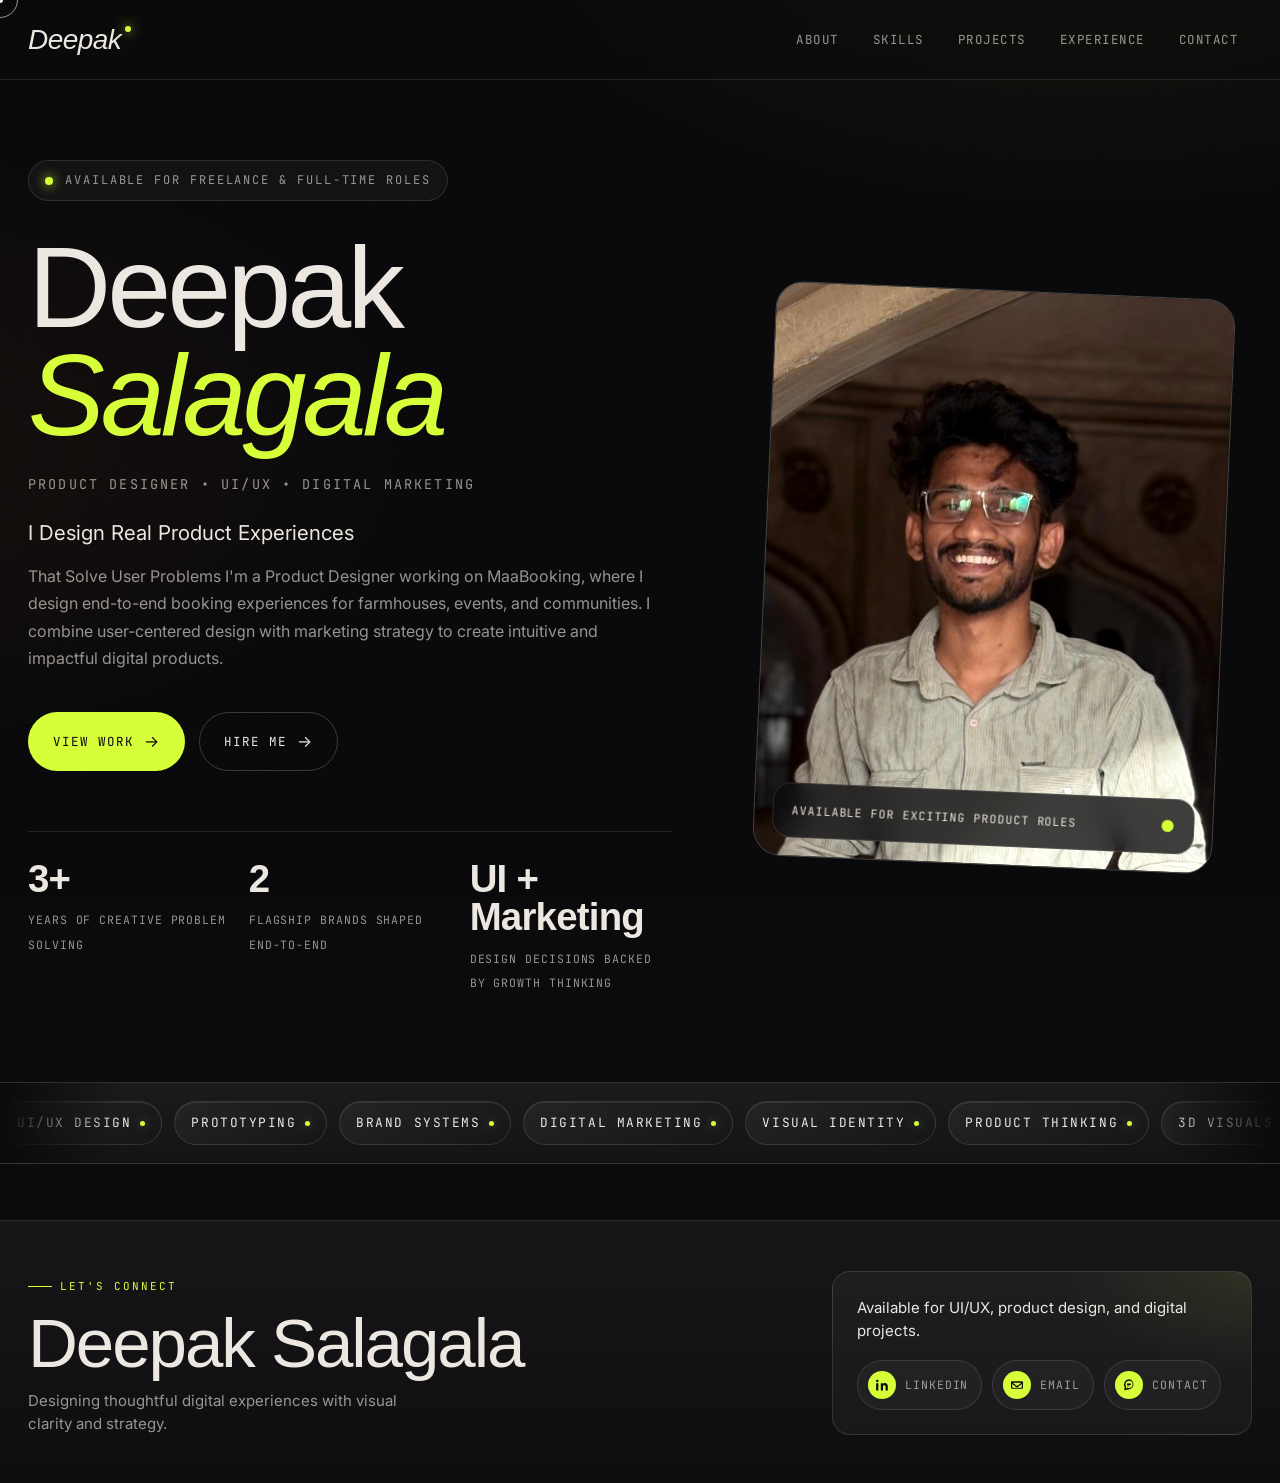
<file: index.html>
<!doctype html>
<html lang="en">
  <head>
    <meta charset="UTF-8" />
    <meta name="viewport" content="width=device-width, initial-scale=1.0" />
    <meta
      name="description"
      content="Deepak Salagala portfolio - UI/UX Designer, Graphic Designer, and Digital Marketer."
    />
    <title>Portfolio</title>

    <link rel="preconnect" href="https://fonts.googleapis.com" />
    <link rel="preconnect" href="https://fonts.gstatic.com" crossorigin />
    <link
      href="https://fonts.googleapis.com/css2?family=Instrument+Serif:ital@0;1&family=Inter:wght@300;400;500;600;700&family=JetBrains+Mono:wght@400;500&display=swap"
      rel="stylesheet"
    />

    <link rel="stylesheet" href="style.css" />
  </head>
  <body data-page="home">
    <div class="page-shell">
      <header class="site-header" id="site-header"></header>
      <main id="page-content"></main>
      <footer class="site-footer" id="site-footer"></footer>
    </div>

    <script src="data.js"></script>
    <script src="render.js"></script>
  </body>
</html>
</file>
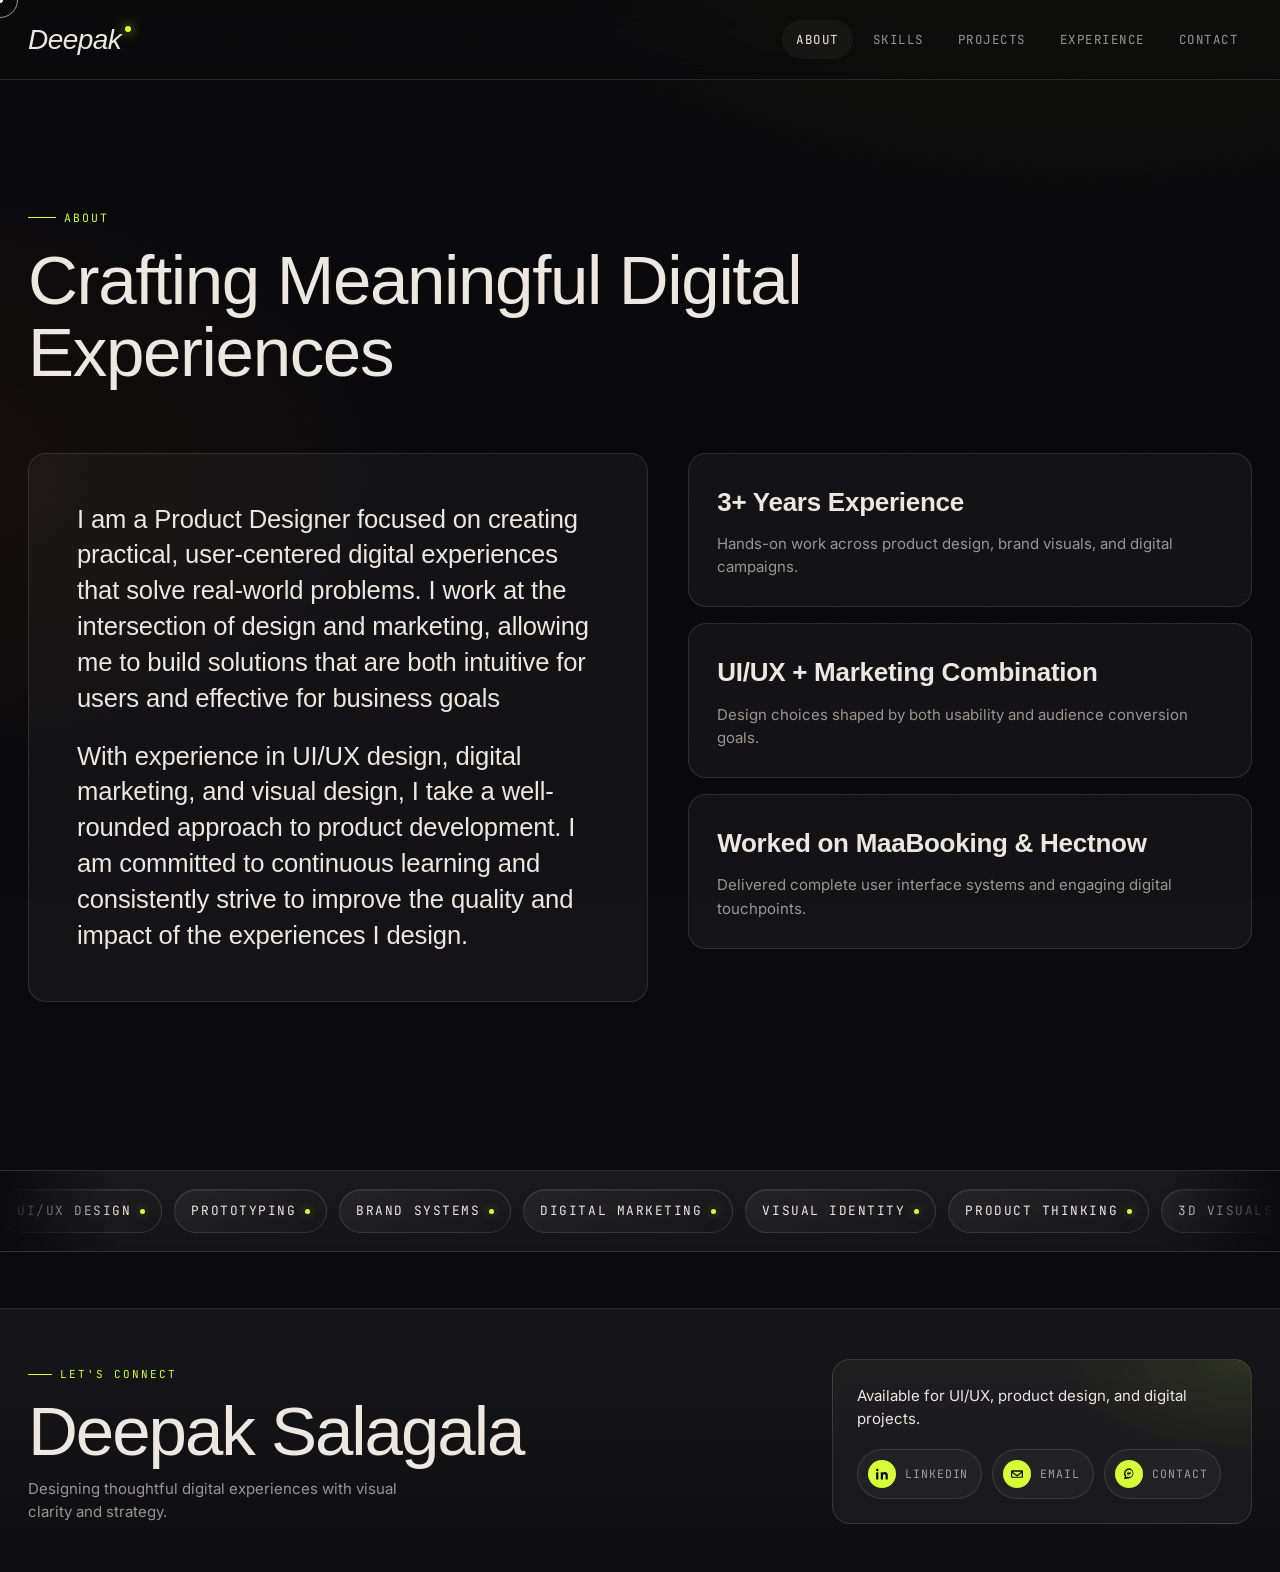
<file: about.html>
<!doctype html>
<html lang="en">
  <head>
    <meta charset="UTF-8" />
    <meta name="viewport" content="width=device-width, initial-scale=1.0" />
    <meta name="description" content="About page." />
    <title>About</title>

    <link rel="preconnect" href="https://fonts.googleapis.com" />
    <link rel="preconnect" href="https://fonts.gstatic.com" crossorigin />
    <link
      href="https://fonts.googleapis.com/css2?family=Instrument+Serif:ital@0;1&family=Inter:wght@300;400;500;600;700&family=JetBrains+Mono:wght@400;500&display=swap"
      rel="stylesheet"
    />

    <link rel="stylesheet" href="style.css" />
  </head>
  <body data-page="about">
    <div class="page-shell">
      <header class="site-header" id="site-header"></header>
      <main id="page-content"></main>
      <footer class="site-footer" id="site-footer"></footer>
    </div>

    <script src="data.js"></script>
    <script src="render.js"></script>
  </body>
</html>
</file>
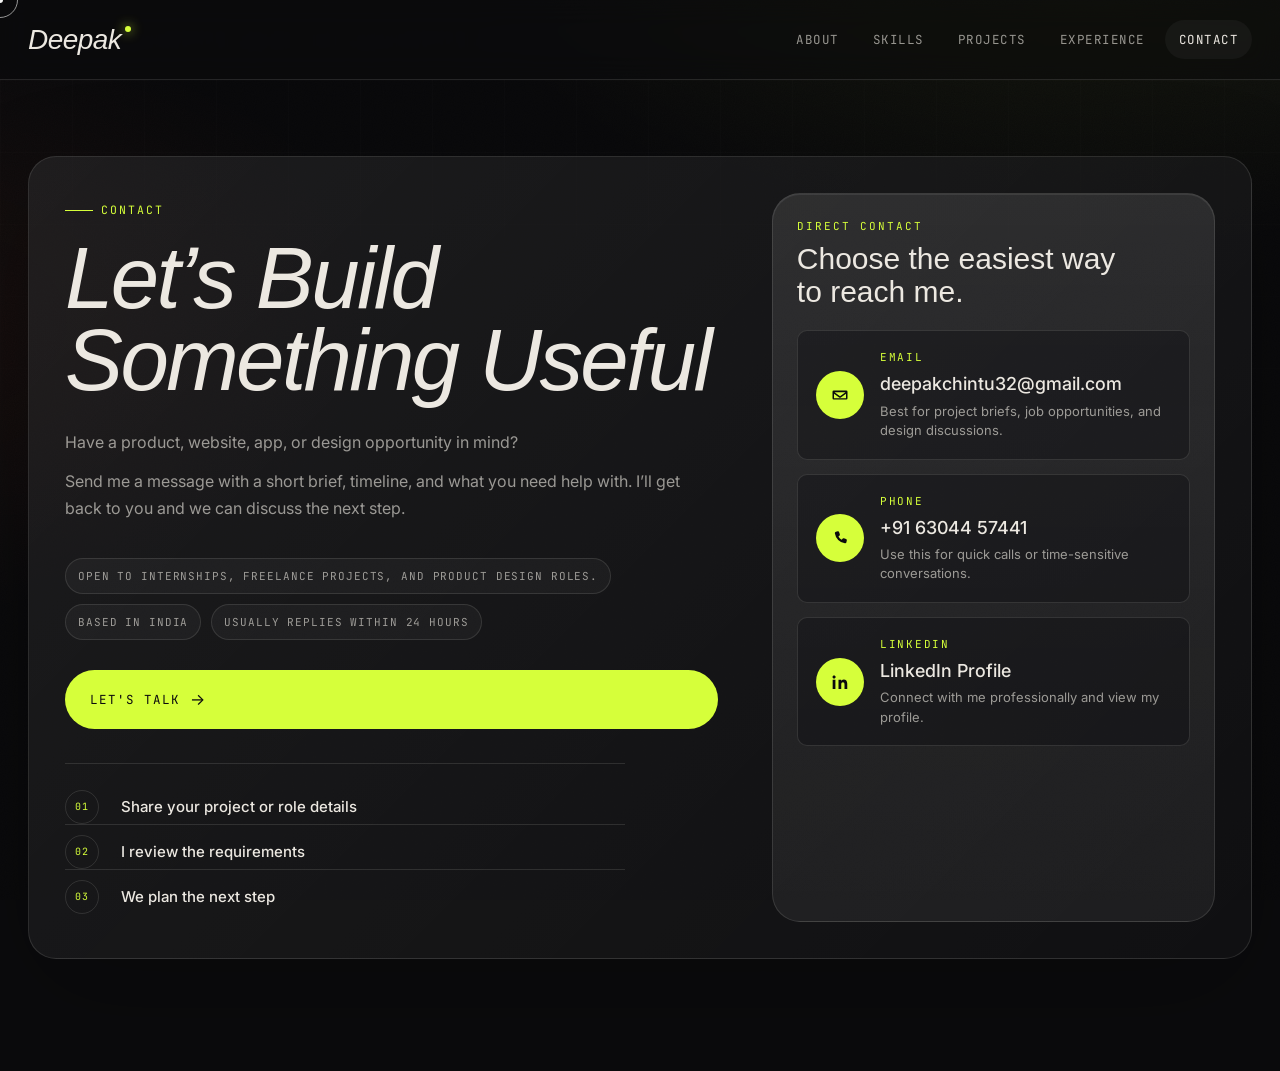
<file: contact.html>
<!doctype html>
<html lang="en">
  <head>
    <meta charset="UTF-8" />
    <meta name="viewport" content="width=device-width, initial-scale=1.0" />
    <meta name="description" content="Contact page." />
    <title>Contact</title>

    <link rel="preconnect" href="https://fonts.googleapis.com" />
    <link rel="preconnect" href="https://fonts.gstatic.com" crossorigin />
    <link
      href="https://fonts.googleapis.com/css2?family=Instrument+Serif:ital@0;1&family=Inter:wght@300;400;500;600;700&family=JetBrains+Mono:wght@400;500&display=swap"
      rel="stylesheet"
    />

    <link rel="stylesheet" href="style.css" />
  </head>
  <body data-page="contact">
    <div class="page-shell">
      <header class="site-header" id="site-header"></header>
      <main id="page-content"></main>
    </div>

    <script src="data.js"></script>
    <script src="render.js"></script>
  </body>
</html>
</file>
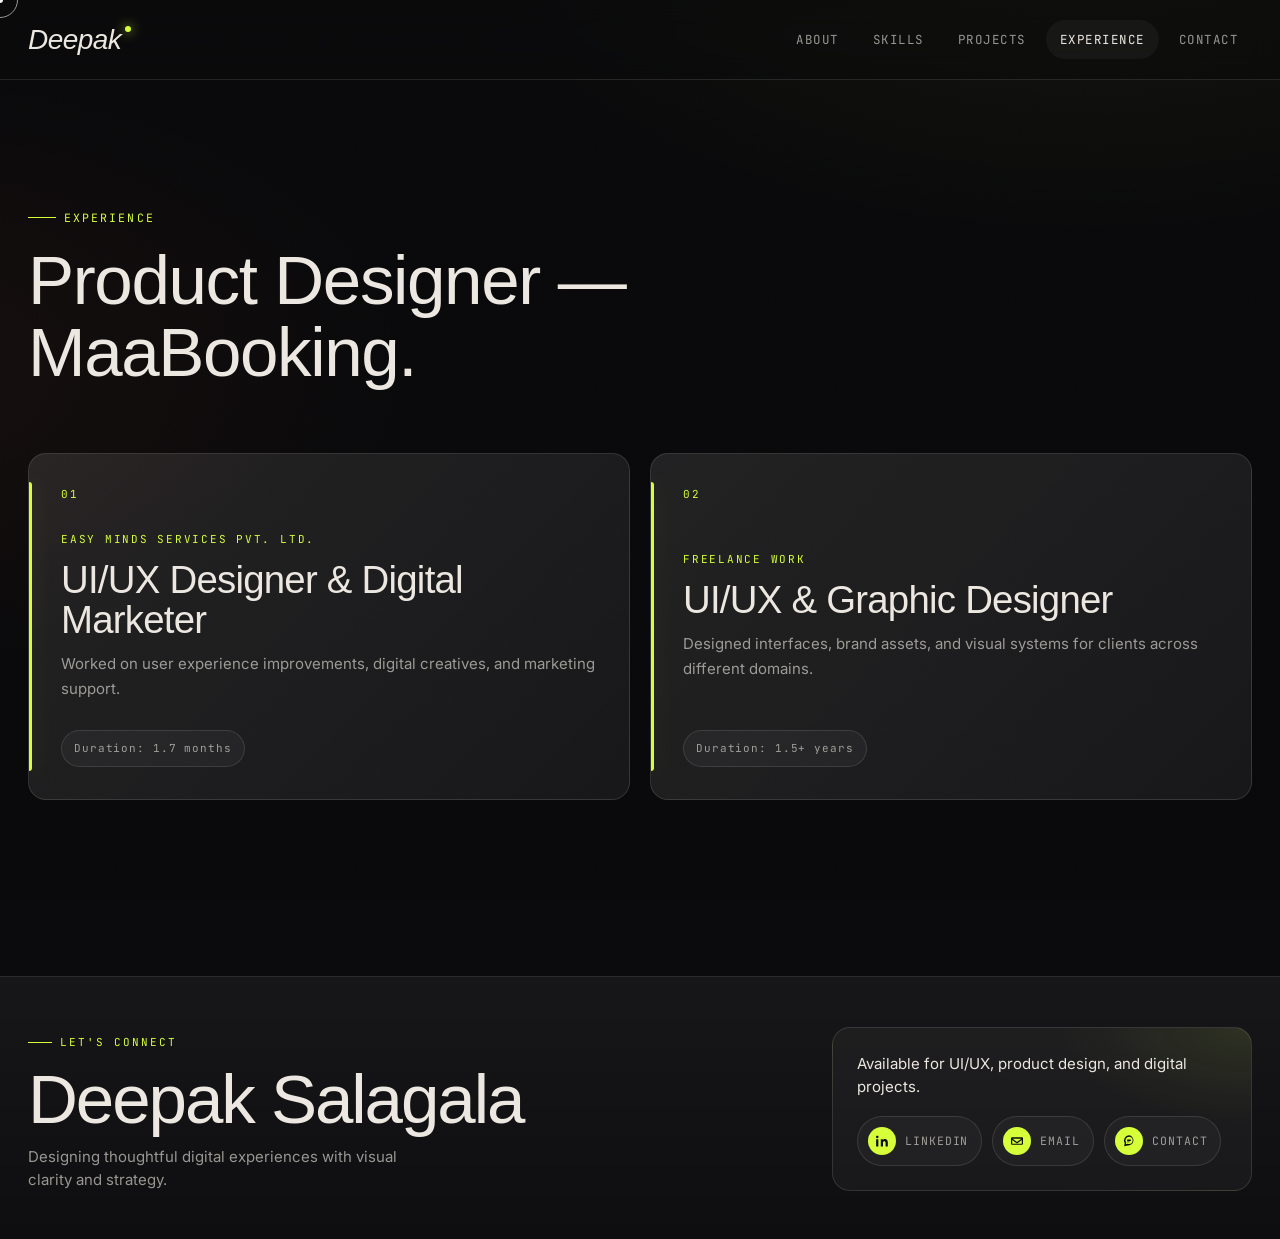
<file: experience.html>
<!doctype html>
<html lang="en">
  <head>
    <meta charset="UTF-8" />
    <meta name="viewport" content="width=device-width, initial-scale=1.0" />
    <meta name="description" content="Experience page." />
    <title>Experience</title>

    <link rel="preconnect" href="https://fonts.googleapis.com" />
    <link rel="preconnect" href="https://fonts.gstatic.com" crossorigin />
    <link
      href="https://fonts.googleapis.com/css2?family=Instrument+Serif:ital@0;1&family=Inter:wght@300;400;500;600;700&family=JetBrains+Mono:wght@400;500&display=swap"
      rel="stylesheet"
    />

    <link rel="stylesheet" href="style.css" />
  </head>
  <body data-page="experience">
    <div class="page-shell">
      <header class="site-header" id="site-header"></header>
      <main id="page-content"></main>
      <footer class="site-footer" id="site-footer"></footer>
    </div>

    <script src="data.js"></script>
    <script src="render.js"></script>
  </body>
</html>
</file>
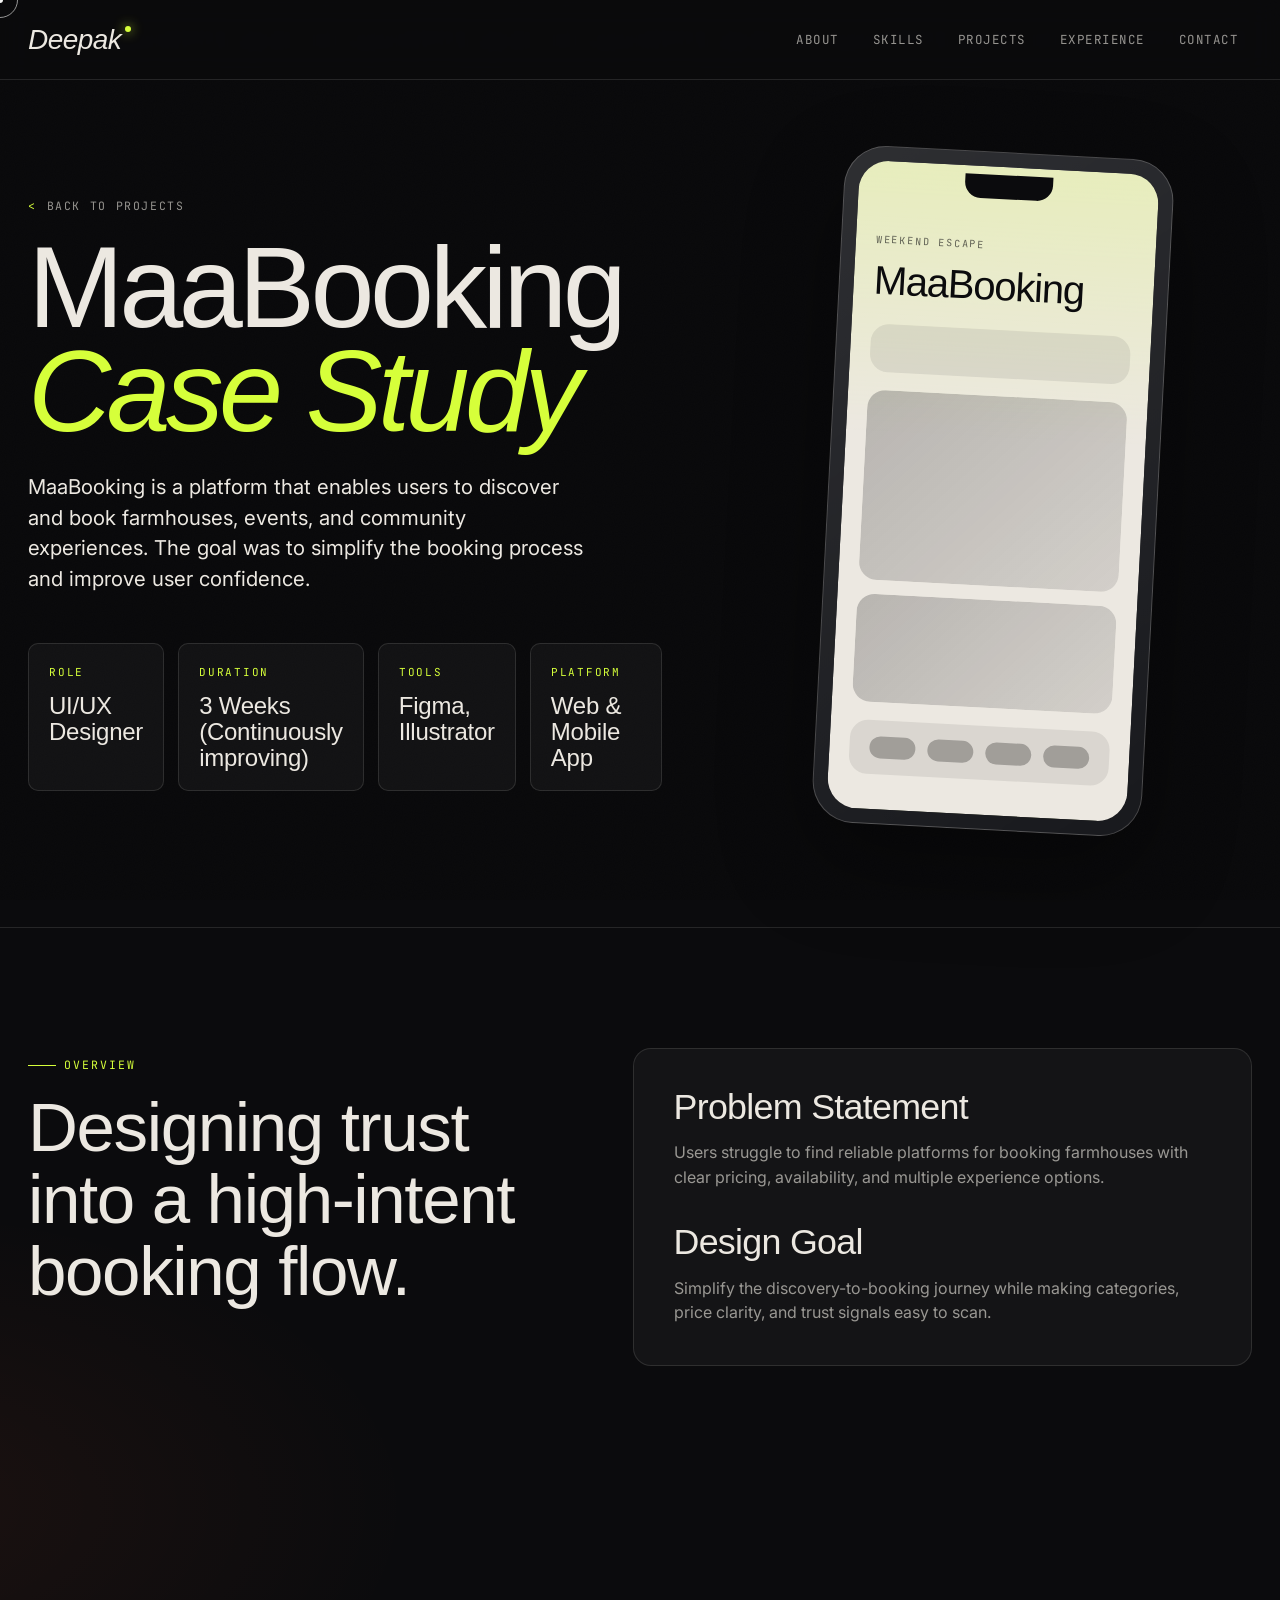
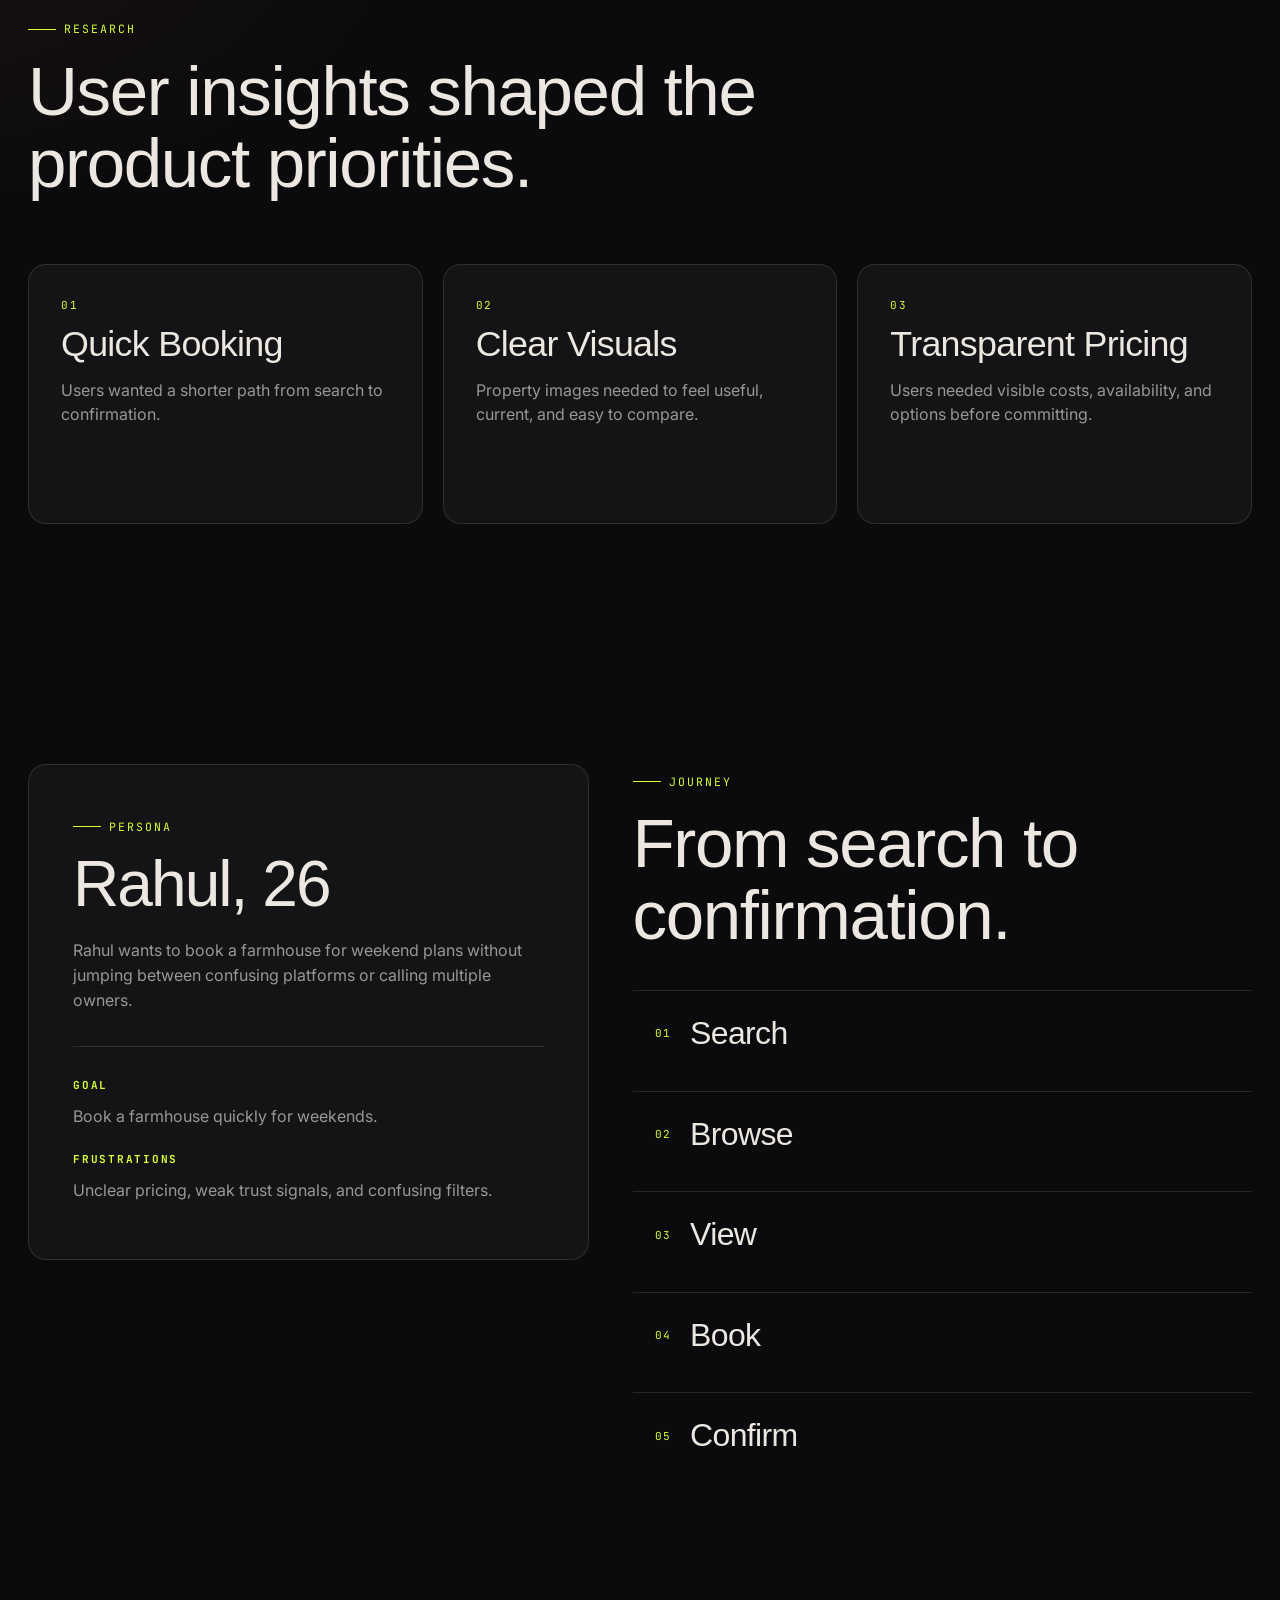
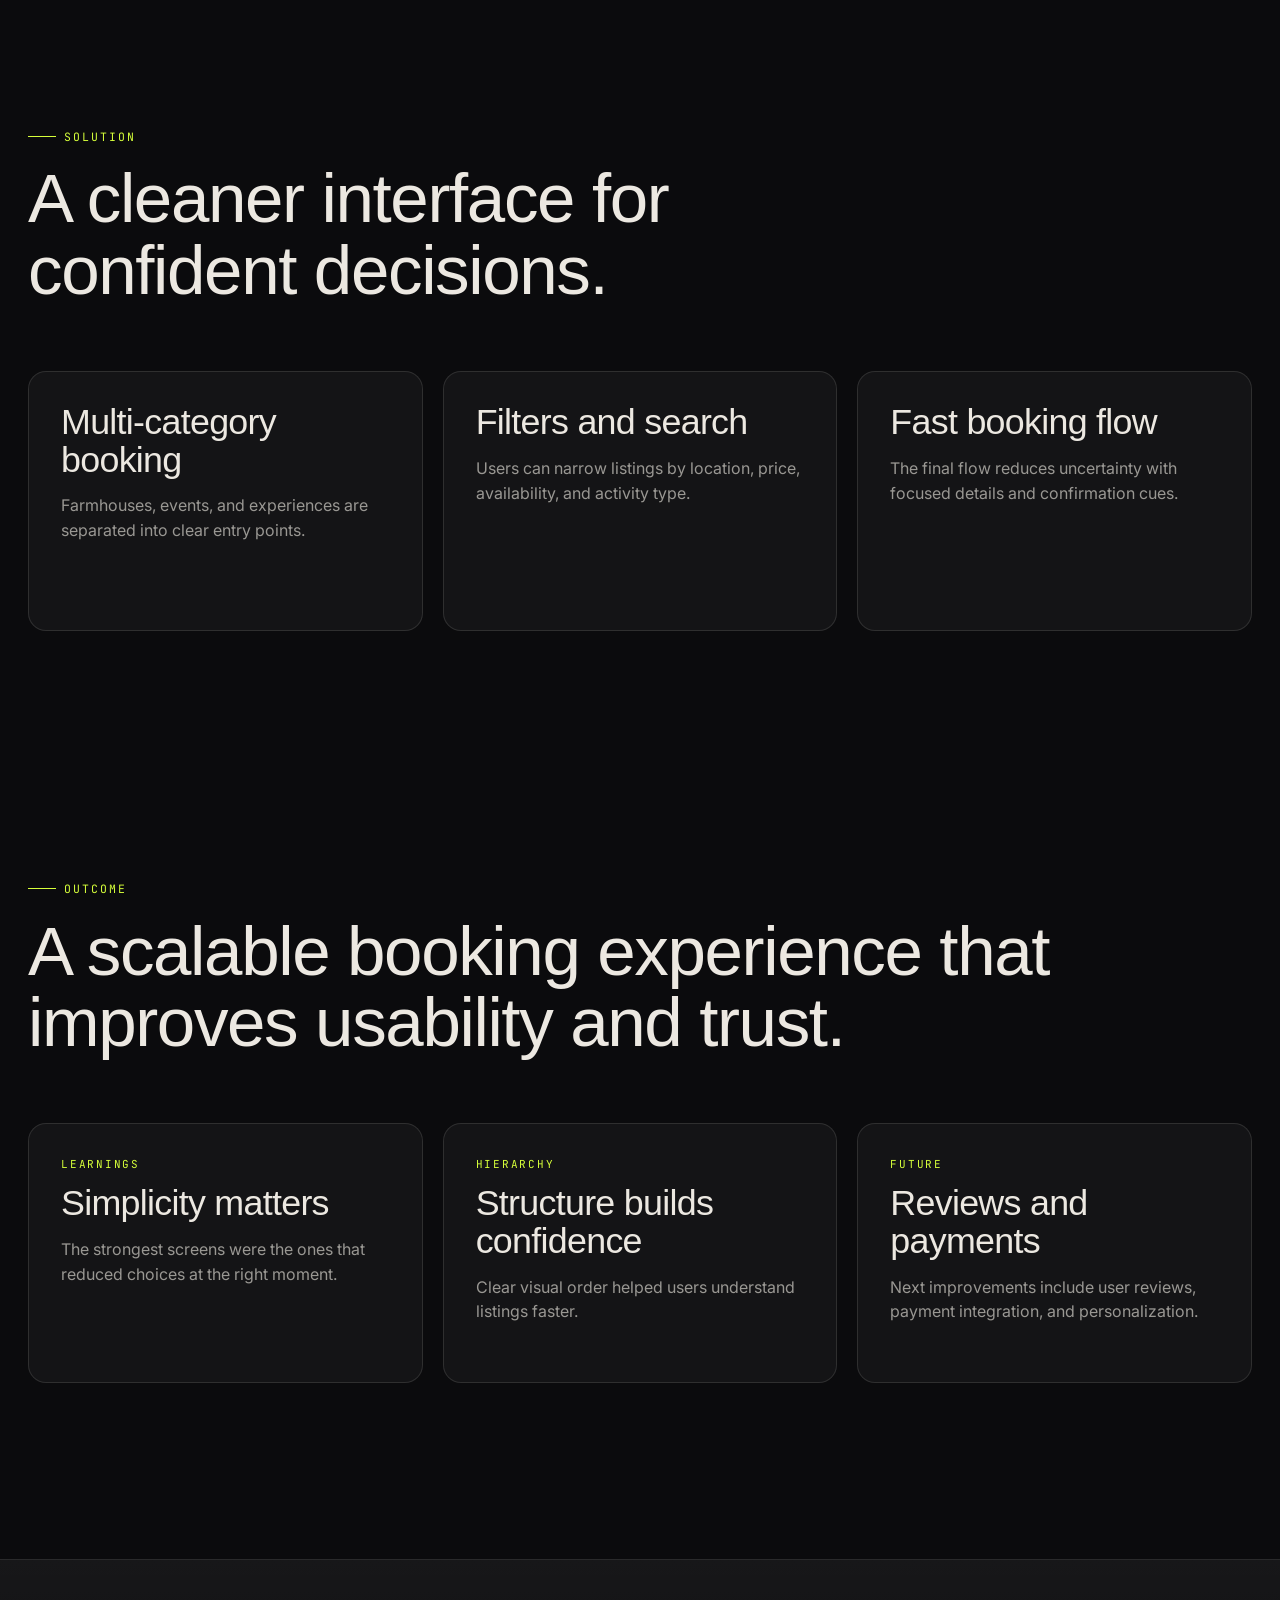
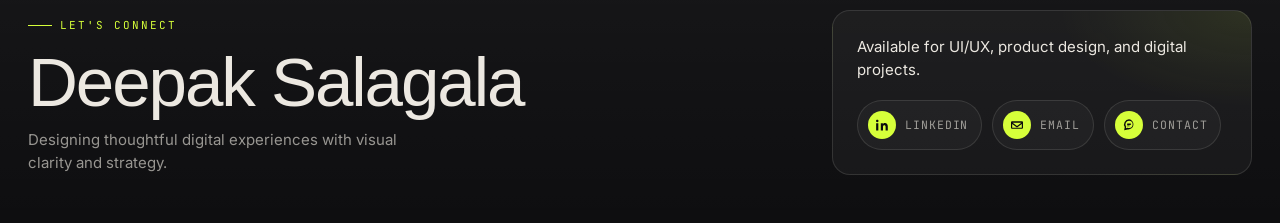
<file: maabooking.html>
<!doctype html>
<html lang="en">
  <head>
    <meta charset="UTF-8" />
    <meta name="viewport" content="width=device-width, initial-scale=1.0" />
    <meta
      name="description"
      content="MaaBooking UX case study by Deepak Salagala."
    />
    <title>MaaBooking | Deepak Salagala</title>

    <link rel="preconnect" href="https://fonts.googleapis.com" />
    <link rel="preconnect" href="https://fonts.gstatic.com" crossorigin />
    <link
      href="https://fonts.googleapis.com/css2?family=Instrument+Serif:ital@0;1&family=Inter:wght@300;400;500;600;700&family=JetBrains+Mono:wght@400;500&display=swap"
      rel="stylesheet"
    />

    <link rel="stylesheet" href="style.css" />
  </head>
  <body data-page="maabooking">
    <div class="page-shell">
      <header class="site-header" id="site-header"></header>

      <main>
        <section class="case-hero section">
          <div class="container case-hero-grid">
            <div class="case-hero-copy">
              <a class="case-back" href="projects.html" data-reveal>Back to Projects</a>
              <h1 data-reveal data-delay="1">MaaBooking<span>Case Study</span></h1>
              <p class="hero-text" data-reveal data-delay="2">
               MaaBooking is a platform that enables users to discover and book farmhouses, events, and community experiences. The goal was to simplify the booking process and improve user confidence.  
              </p>
              <div class="case-meta-grid" data-reveal data-delay="3">
                <article>
                  <span>Role</span>
                  <strong>UI/UX Designer</strong>
                </article>
                <article>
                  <span>Duration</span>
                  <strong>3 Weeks (Continuously improving)</strong>
                </article>
                <article>
                  <span>Tools</span>
                  <strong>Figma, Illustrator</strong>
                </article>
                <article>
                  <span>Platform</span>
                  <strong>Web & Mobile App</strong>
                </article>
              </div>
            </div>

            <div class="case-phone-wrap" data-reveal data-delay="2">
              <div class="case-phone">
                <div class="case-phone-top"></div>
                <div class="case-app-screen">
                  <span>Weekend escape</span>
                  <h2>MaaBooking</h2>
                  <div class="case-search"></div>
                  <div class="case-property-card"></div>
                  <div class="case-property-card small"></div>
                  <div class="case-tabbar">
                    <i></i><i></i><i></i><i></i>
                  </div>
                </div>
              </div>
            </div>
          </div>
        </section>

        <section class="case-section section">
          <div class="container case-two-col">
            <div class="section-heading" data-reveal>
              <span class="section-tag">Overview</span>
              <h2>Designing trust into a high-intent booking flow.</h2>
            </div>
            <div class="case-copy glass-card" data-reveal data-delay="1">
              <h3>Problem Statement</h3>
              <p>
                Users struggle to find reliable platforms for booking farmhouses
                with clear pricing, availability, and multiple experience options.
              </p>
              <h3>Design Goal</h3>
              <p>
                Simplify the discovery-to-booking journey while making categories,
                price clarity, and trust signals easy to scan.
              </p>
            </div>
          </div>
        </section>

        <section class="case-section section">
          <div class="container">
            <div class="section-heading" data-reveal>
              <span class="section-tag">Research</span>
              <h2>User insights shaped the product priorities.</h2>
            </div>
            <div class="case-card-grid">
              <article class="glass-card case-card" data-reveal>
                <span>01</span>
                <h3>Quick Booking</h3>
                <p>Users wanted a shorter path from search to confirmation.</p>
              </article>
              <article class="glass-card case-card" data-reveal data-delay="1">
                <span>02</span>
                <h3>Clear Visuals</h3>
                <p>Property images needed to feel useful, current, and easy to compare.</p>
              </article>
              <article class="glass-card case-card" data-reveal data-delay="2">
                <span>03</span>
                <h3>Transparent Pricing</h3>
                <p>Users needed visible costs, availability, and options before committing.</p>
              </article>
            </div>
          </div>
        </section>

        <section class="case-section section">
          <div class="container case-persona-grid">
            <article class="glass-card case-persona" data-reveal>
              <span class="section-tag">Persona</span>
              <h2>Rahul, 26</h2>
              <p>
                Rahul wants to book a farmhouse for weekend plans without jumping
                between confusing platforms or calling multiple owners.
              </p>
              <div class="case-persona-details">
                <strong>Goal</strong>
                <span>Book a farmhouse quickly for weekends.</span>
                <strong>Frustrations</strong>
                <span>Unclear pricing, weak trust signals, and confusing filters.</span>
              </div>
            </article>
            <div class="case-journey" data-reveal data-delay="1">
              <div class="section-heading">
                <span class="section-tag">Journey</span>
                <h2>From search to confirmation.</h2>
              </div>
              <ol class="case-steps">
                <li><span>Search</span></li>
                <li><span>Browse</span></li>
                <li><span>View</span></li>
                <li><span>Book</span></li>
                <li><span>Confirm</span></li>
              </ol>
            </div>
          </div>
        </section>

        <section class="case-section section">
          <div class="container">
            <div class="section-heading" data-reveal>
              <span class="section-tag">Solution</span>
              <h2>A cleaner interface for confident decisions.</h2>
            </div>
            <div class="case-showcase">
              <article class="glass-card case-feature" data-reveal>
                <h3>Multi-category booking</h3>
                <p>Farmhouses, events, and experiences are separated into clear entry points.</p>
              </article>
              <article class="glass-card case-feature" data-reveal data-delay="1">
                <h3>Filters and search</h3>
                <p>Users can narrow listings by location, price, availability, and activity type.</p>
              </article>
              <article class="glass-card case-feature" data-reveal data-delay="2">
                <h3>Fast booking flow</h3>
                <p>The final flow reduces uncertainty with focused details and confirmation cues.</p>
              </article>
            </div>
          </div>
        </section>

        <section class="case-section section">
          <div class="container case-outcome">
            <div class="section-heading" data-reveal>
              <span class="section-tag">Outcome</span>
              <h2>A scalable booking experience that improves usability and trust.</h2>
            </div>
            <div class="case-card-grid">
              <article class="glass-card case-card" data-reveal>
                <span>Learnings</span>
                <h3>Simplicity matters</h3>
                <p>The strongest screens were the ones that reduced choices at the right moment.</p>
              </article>
              <article class="glass-card case-card" data-reveal data-delay="1">
                <span>Hierarchy</span>
                <h3>Structure builds confidence</h3>
                <p>Clear visual order helped users understand listings faster.</p>
              </article>
              <article class="glass-card case-card" data-reveal data-delay="2">
                <span>Future</span>
                <h3>Reviews and payments</h3>
                <p>Next improvements include user reviews, payment integration, and personalization.</p>
              </article>
            </div>
          </div>
        </section>
      </main>

      <footer class="site-footer" id="site-footer"></footer>
    </div>

    <script src="data.js"></script>
    <script src="render.js"></script>
  </body>
</html>
</file>
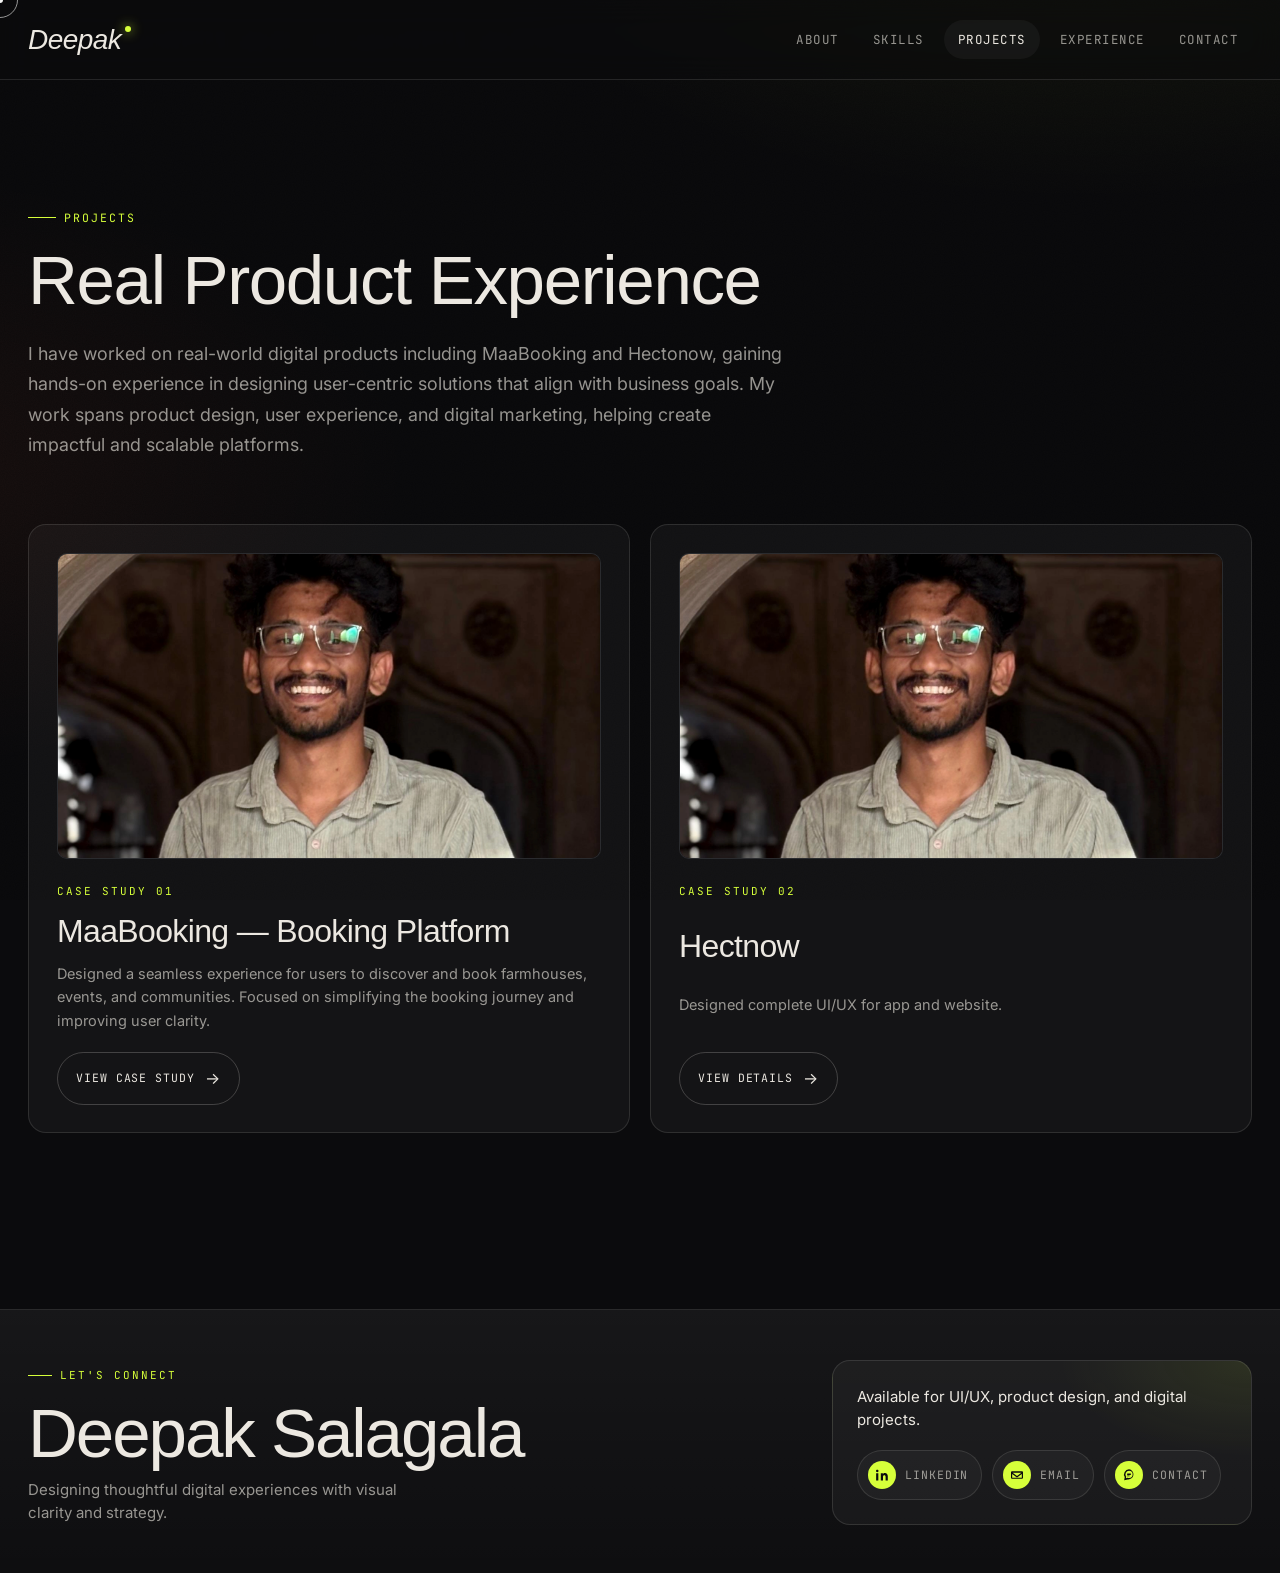
<file: projects.html>
<!doctype html>
<html lang="en">
  <head>
    <meta charset="UTF-8" />
    <meta name="viewport" content="width=device-width, initial-scale=1.0" />
    <meta name="description" content="Projects page." />
    <title>Projects</title>

    <link rel="preconnect" href="https://fonts.googleapis.com" />
    <link rel="preconnect" href="https://fonts.gstatic.com" crossorigin />
    <link
      href="https://fonts.googleapis.com/css2?family=Instrument+Serif:ital@0;1&family=Inter:wght@300;400;500;600;700&family=JetBrains+Mono:wght@400;500&display=swap"
      rel="stylesheet"
    />

    <link rel="stylesheet" href="style.css" />
  </head>
  <body data-page="projects">
    <div class="page-shell">
      <header class="site-header" id="site-header"></header>
      <main id="page-content"></main>
      <footer class="site-footer" id="site-footer"></footer>
    </div>

    <script src="data.js"></script>
    <script src="render.js"></script>
  </body>
</html>
</file>
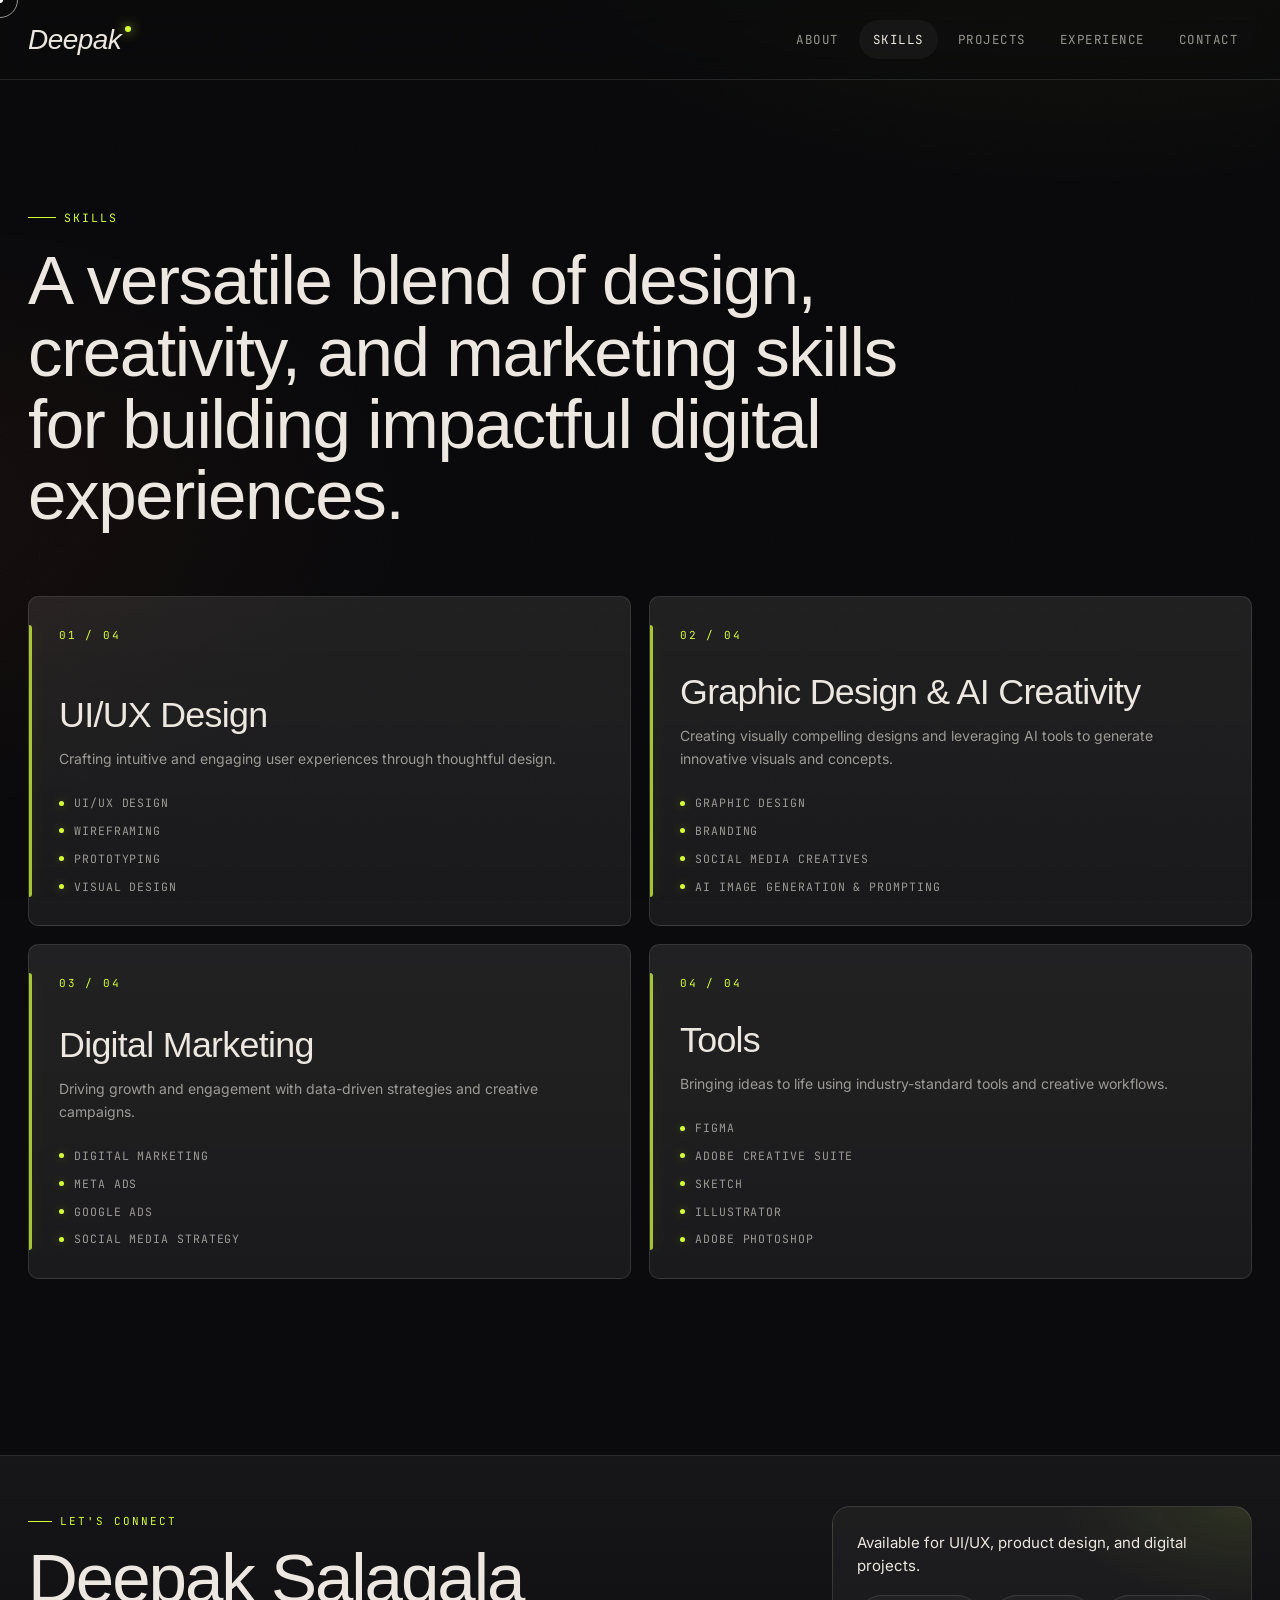
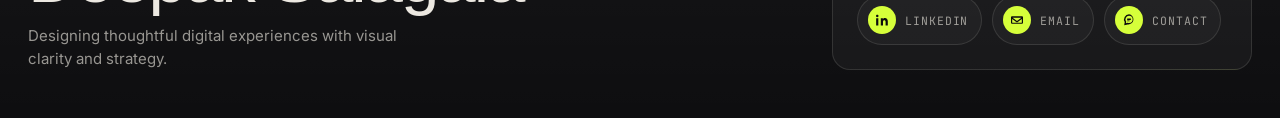
<file: skills.html>
<!doctype html>
<html lang="en">
  <head>
    <meta charset="UTF-8" />
    <meta name="viewport" content="width=device-width, initial-scale=1.0" />
    <meta name="description" content="Skills page." />
    <title>Skills</title>

    <link rel="preconnect" href="https://fonts.googleapis.com" />
    <link rel="preconnect" href="https://fonts.gstatic.com" crossorigin />
    <link
      href="https://fonts.googleapis.com/css2?family=Instrument+Serif:ital@0;1&family=Inter:wght@300;400;500;600;700&family=JetBrains+Mono:wght@400;500&display=swap"
      rel="stylesheet"
    />

    <link rel="stylesheet" href="style.css" />
  </head>
  <body data-page="skills">
    <div class="page-shell">
      <header class="site-header" id="site-header"></header>
      <main id="page-content"></main>
      <footer class="site-footer" id="site-footer"></footer>
    </div>

    <script src="data.js"></script>
    <script src="render.js"></script>
  </body>
</html>
</file>
<file: style.css>
/* =========================================================
   Portfolio — Editorial / Award-style redesign
   Tokens, layout, components, motion. Fully responsive.
   ========================================================= */

:root {
  --bg: #0b0b0d;
  --bg-2: #0f1014;
  --ink: #ece8e1;
  --ink-dim: rgba(236, 232, 225, 0.62);
  --ink-faint: rgba(236, 232, 225, 0.35);
  --line: rgba(236, 232, 225, 0.12);
  --line-strong: rgba(236, 232, 225, 0.22);
  --surface: rgba(255, 255, 255, 0.04);
  --surface-2: rgba(255, 255, 255, 0.06);
  --accent: #d6ff3a;
  --accent-2: #ff6a3d;
  --accent-soft: rgba(214, 255, 58, 0.16);

  /*--font-display: "Instrument Serif", "Times New Roman", serif;*/
  --font-display: "Poppins", sans-serif;
  --font-sans: "Inter", -apple-system, BlinkMacSystemFont, "Segoe UI", sans-serif;
  --font-mono: "JetBrains Mono", "SFMono-Regular", Menlo, monospace;

  --radius-sm: 10px;
  --radius: 18px;
  --radius-lg: 28px;

  --container: 1240px;
  --gutter: 28px;

  --ease: cubic-bezier(0.22, 1, 0.36, 1);
}

* { box-sizing: border-box; }

html, body {
  margin: 0;
  padding: 0;
  background: var(--bg);
  color: var(--ink);
  font-family: var(--font-sans);
  font-size: 16px;
  line-height: 1.55;
  -webkit-font-smoothing: antialiased;
  text-rendering: optimizeLegibility;
}

html { scroll-behavior: smooth; }

body {
  overflow-x: hidden;
  position: relative;
  min-height: 100vh;
  background:
    radial-gradient(1100px 600px at 85% -10%, rgba(214, 255, 58, 0.08), transparent 60%),
    radial-gradient(900px 500px at -10% 30%, rgba(255, 106, 61, 0.07), transparent 60%),
    var(--bg);
}

/* Grain overlay across the whole site */
body::before {
  content: "";
  position: fixed;
  inset: 0;
  pointer-events: none;
  opacity: 0.5;
  z-index: 1;
  background-image: url("data:image/svg+xml;utf8,<svg xmlns='http://www.w3.org/2000/svg' width='240' height='240'><filter id='n'><feTurbulence type='fractalNoise' baseFrequency='0.9' numOctaves='2' stitchTiles='stitch'/><feColorMatrix values='0 0 0 0 0 0 0 0 0 0 0 0 0 0 0 0 0 0 0.6 0'/></filter><rect width='100%' height='100%' filter='url(%23n)'/></svg>");
  mix-blend-mode: overlay;
}

img { display: block; max-width: 100%; }
a { color: inherit; text-decoration: none; }

::selection {
  background: var(--accent);
  color: #0b0b0d;
}

/* ---------- Layout ---------- */
.page-shell {
  position: relative;
  z-index: 2;
  min-height: 100vh;
  display: flex;
  flex-direction: column;
}

.container {
  width: min(var(--container), 100% - calc(var(--gutter) * 2));
  margin: 0 auto;
}

main { flex: 1 0 auto; }

/* ---------- Scroll progress bar ---------- */
.scroll-progress {
  position: fixed;
  top: 0; left: 0;
  height: 2px;
  width: 0%;
  background: var(--accent);
  z-index: 200;
  transition: width 0.05s linear;
}

/* ---------- Custom cursor ---------- */
.cursor-dot,
.cursor-ring {
  position: fixed;
  top: 0; left: 0;
  border-radius: 50%;
  pointer-events: none;
  z-index: 999;
  transform: translate(-50%, -50%);
  mix-blend-mode: difference;
}
.cursor-dot {
  width: 6px; height: 6px;
  background: #fff;
  transition: width 0.2s, height 0.2s, background 0.2s;
}
.cursor-ring {
  width: 36px; height: 36px;
  border: 1px solid rgba(255,255,255,0.6);
  transition: width 0.25s var(--ease), height 0.25s var(--ease), border-color 0.25s, background 0.25s;
}
body.is-hovering .cursor-dot { width: 0; height: 0; }
body.is-hovering .cursor-ring {
  width: 64px; height: 64px;
  background: rgba(255,255,255,0.08);
  border-color: rgba(255,255,255,0.9);
}
@media (hover: none), (max-width: 768px) {
  .cursor-dot, .cursor-ring { display: none; }
}

/* ---------- Header / Nav ---------- */
.site-header {
  position: sticky;
  top: 0;
  z-index: 50;
  padding: 18px 0;
  backdrop-filter: blur(14px) saturate(140%);
  -webkit-backdrop-filter: blur(14px) saturate(140%);
  background: rgba(11, 11, 13, 0.55);
  border-bottom: 1px solid var(--line);
}

.nav-wrap {
  display: flex;
  align-items: center;
  justify-content: space-between;
  gap: 24px;
}

.brand {
  font-family: var(--font-display);
  font-style: italic;
  font-size: 28px;
  letter-spacing: -0.02em;
  position: relative;
}
.brand::after {
  content: "";
  position: absolute;
  right: -10px; top: 8px;
  width: 6px; height: 6px;
  border-radius: 50%;
  background: var(--accent);
  box-shadow: 0 0 12px var(--accent);
}

.site-nav {
  display: flex;
  gap: 6px;
  align-items: center;
  font-family: var(--font-mono);
  font-size: 12.5px;
  letter-spacing: 0.04em;
  text-transform: uppercase;
}
.site-nav a {
  position: relative;
  padding: 10px 14px;
  color: var(--ink-dim);
  border-radius: 999px;
  transition: color 0.25s var(--ease), background 0.25s var(--ease);
}
.site-nav a::before {
  content: "";
  position: absolute;
  left: 14px; right: 14px;
  bottom: 6px;
  height: 1px;
  background: currentColor;
  transform: scaleX(0);
  transform-origin: left center;
  transition: transform 0.4s var(--ease);
}
.site-nav a:hover { color: var(--ink); }
.site-nav a:hover::before { transform: scaleX(1); }
.site-nav a.is-active {
  color: var(--ink);
  background: var(--surface);
}

/* ---------- Buttons ---------- */
.button {
  display: inline-flex;
  align-items: center;
  gap: 10px;
  padding: 16px 24px;
  font-family: var(--font-mono);
  font-size: 12.5px;
  letter-spacing: 0.08em;
  text-transform: uppercase;
  border-radius: 999px;
  border: 1px solid transparent;
  transition: transform 0.25s var(--ease), background 0.25s var(--ease), color 0.25s var(--ease), border-color 0.25s var(--ease);
  will-change: transform;
}
.button::after {
  content: "→";
  font-family: var(--font-sans);
  font-size: 16px;
  transition: transform 0.3s var(--ease);
}
.button:hover::after { transform: translateX(4px); }

.button-primary {
  background: var(--accent);
  color: #0b0b0d;
}
.button-primary:hover { background: #e6ff5a; }

.button-secondary {
  background: transparent;
  color: var(--ink);
  border-color: var(--line-strong);
}
.button-secondary:hover {
  background: var(--surface);
  border-color: var(--ink);
}

/* ---------- Section heading ---------- */
.section { padding: 120px 0; }
.section-heading { margin-bottom: 64px; max-width: 900px; }
.section-tag {
  display: inline-flex;
  align-items: center;
  gap: 8px;
  font-family: var(--font-mono);
  font-size: 11.5px;
  letter-spacing: 0.18em;
  text-transform: uppercase;
  color: var(--accent);
  margin-bottom: 18px;
}
.section-tag::before {
  content: "";
  width: 28px;
  height: 1px;
  background: var(--accent);
}
.section-heading h2 {
  font-family: var(--font-display);
  font-weight: 400;
  font-size: clamp(38px, 5.4vw, 76px);
  line-height: 1.04;
  letter-spacing: -0.02em;
  margin: 0;-+
}
.section-heading h2 em {
  font-style: italic;
  color: var(--accent);
}

.section-subheading {
  max-width: 760px;
  margin: 22px 0 0;
  font-size: clamp(16px, 1.4vw, 19px);
  line-height: 1.7;
  color: var(--ink-dim);
}

/* =========================================================
   HERO
   ========================================================= */
.hero-section {
  padding: 80px 0 40px;
  position: relative;
}

.hero-grid {
  display: grid;
  grid-template-columns: 1.25fr 1fr;
  gap: 64px;
  align-items: center;
}

.hero-copy { max-width: 780px; }

.eyebrow {
  display: inline-flex;
  align-items: center;
  gap: 12px;
  font-family: var(--font-mono);
  font-size: 12px;
  letter-spacing: 0.16em;
  text-transform: uppercase;
  color: var(--ink-dim);
  padding: 10px 16px;
  border-radius: 999px;
  border: 1px solid var(--line);
  background: var(--surface);
  margin-bottom: 32px;
}
.eyebrow::before {
  content: "";
  width: 8px; height: 8px;
  border-radius: 50%;
  background: var(--accent);
  box-shadow: 0 0 12px var(--accent);
  animation: pulse 1.8s ease-in-out infinite;
}
@keyframes pulse {
  0%, 100% { opacity: 1; transform: scale(1); }
  50% { opacity: 0.6; transform: scale(0.85); }
}

.hero-copy h1 {
  font-family: var(--font-display);
  font-weight: 400;
  font-size: clamp(58px, 9vw, 148px);
  line-height: 0.94;
  letter-spacing: -0.035em;
  margin: 0 0 24px;
}
.hero-copy h1 .accent { font-style: italic; color: var(--accent); }

.hero-role {
  font-family: var(--font-mono);
  font-size: 13.5px;
  letter-spacing: 0.16em;
  text-transform: uppercase;
  color: var(--ink-dim);
  margin: 0 0 24px;
}

.hero-text {
  font-size: clamp(18px, 1.6vw, 22px);
  line-height: 1.5;
  color: var(--ink);
  max-width: 560px;
  margin: 0 0 14px;
}

.hero-intro {
  font-size: 16px;
  line-height: 1.7;
  color: var(--ink-dim);
  max-width: 640px;
  margin: 0 0 40px;
}

.hero-actions {
  display: flex;
  gap: 14px;
  flex-wrap: wrap;
  margin-bottom: 60px;
}

.hero-metrics {
  display: grid;
  grid-template-columns: repeat(3, 1fr);
  gap: 18px;
  border-top: 1px solid var(--line);
  padding-top: 28px;
}
.metric-card strong {
  display: block;
  font-family: var(--font-display);
  font-size: clamp(28px, 3vw, 44px);
  line-height: 1;
  letter-spacing: -0.02em;
  margin-bottom: 8px;
}
.metric-card span {
  font-family: var(--font-mono);
  font-size: 11.5px;
  letter-spacing: 0.08em;
  text-transform: uppercase;
  color: var(--ink-dim);
}

/* Hero visual */
.hero-visual {
  display: flex;
  justify-content: center;
  align-items: center;
  position: relative;
}
.profile-card {
  position: relative;
  width: 100%;
  max-width: 460px;
  aspect-ratio: 4 / 5;
  border-radius: var(--radius-lg);
  overflow: hidden;
  border: 1px solid var(--line-strong);
  background: var(--surface-2);
  transform: rotate(2.5deg);
  transition: transform 0.6s var(--ease);
}
.profile-card:hover { transform: rotate(0deg) scale(1.02); }
.profile-card img {
  width: 100%; height: 100%;
  object-fit: cover;
  filter: contrast(1.05) saturate(0.95);
}
.profile-glow {
  position: absolute;
  inset: -40%;
  background: radial-gradient(circle, var(--accent-soft) 0%, transparent 60%);
  z-index: -1;
  filter: blur(40px);
  animation: float 8s ease-in-out infinite;
}
@keyframes float {
  0%, 100% { transform: translate(0, 0); }
  50% { transform: translate(-10%, 8%); }
}
.profile-badge {
  position: absolute;
  bottom: 18px;
  left: 18px;
  right: 18px;
  padding: 14px 18px;
  background: rgba(11, 11, 13, 0.78);
  backdrop-filter: blur(12px);
  -webkit-backdrop-filter: blur(12px);
  border: 1px solid var(--line);
  border-radius: var(--radius);
  display: flex;
  align-items: center;
  justify-content: space-between;
  gap: 12px;
}
.profile-badge span {
  font-family: var(--font-mono);
  font-size: 11.5px;
  letter-spacing: 0.08em;
  text-transform: uppercase;
}
.profile-badge::after {
  content: "●";
  color: var(--accent);
  animation: pulse 1.5s ease-in-out infinite;
}

/* ---------- Marquee ---------- */
.marquee {
  position: relative;
  border-top: 1px solid var(--line);
  border-bottom: 1px solid var(--line);
  padding: 18px 0;
  overflow: hidden;
  margin-top: 48px;
  background:
    linear-gradient(180deg, rgba(255,255,255,0.045), rgba(255,255,255,0.015)),
    rgba(255, 255, 255, 0.025);
}
.marquee::before,
.marquee::after {
  content: "";
  position: absolute;
  top: 0;
  bottom: 0;
  width: 120px;
  z-index: 2;
  pointer-events: none;
}
.marquee::before {
  left: 0;
  background: linear-gradient(90deg, var(--bg), transparent);
}
.marquee::after {
  right: 0;
  background: linear-gradient(270deg, var(--bg), transparent);
}
.marquee-track {
  display: flex;
  gap: 12px;
  white-space: nowrap;
  animation: marquee 52s linear infinite;
  width: max-content;
}
.marquee-item {
  min-height: 42px;
  padding: 11px 16px;
  border: 1px solid var(--line);
  border-radius: 999px;
  background:
    linear-gradient(135deg, rgba(255,255,255,0.07), rgba(255,255,255,0.025)),
    rgba(11, 11, 13, 0.32);
  font-family: var(--font-mono);
  font-size: clamp(11px, 1vw, 13px);
  letter-spacing: 0.12em;
  text-transform: uppercase;
  color: var(--ink);
  display: inline-flex;
  align-items: center;
  gap: 9px;
  box-shadow: inset 0 1px 0 rgba(255,255,255,0.07);
}
.marquee-item::after {
  content: "";
  width: 5px;
  height: 5px;
  border-radius: 50%;
  background: var(--accent);
  box-shadow: 0 0 10px rgba(214, 255, 58, 0.38);
}
@keyframes marquee {
  from { transform: translateX(0); }
  to   { transform: translateX(-50%); }
}

/* =========================================================
   ABOUT
   ========================================================= */
.about-grid {
  display: grid;
  grid-template-columns: 1.1fr 1fr;
  gap: 40px;
  align-items: start;
}

.glass-card {
  background: var(--surface);
  border: 1px solid var(--line);
  border-radius: var(--radius);
  padding: 32px;
  transition: border-color 0.3s var(--ease), background 0.3s var(--ease), transform 0.3s var(--ease);
}
.glass-card:hover {
  border-color: var(--line-strong);
  background: var(--surface-2);
}

.about-card {
  font-family: var(--font-display);
  font-size: clamp(22px, 2vw, 28px);
  line-height: 1.4;
  padding: 48px;
  letter-spacing: -0.005em;
}
.about-card p { margin: 0; }
.about-card p + p { margin-top: 22px; }

.highlight-list {
  display: flex;
  flex-direction: column;
  gap: 16px;
}
.highlight-card { padding: 28px; }
.highlight-card strong {
  display: block;
  font-family: var(--font-display);
  font-size: 26px;
  letter-spacing: -0.01em;
  margin-bottom: 10px;
}
.highlight-card p {
  margin: 0;
  color: var(--ink-dim);
  font-size: 15px;
}

/* =========================================================
   SKILLS — Bento grid
   ========================================================= */
.skills-grid {
  display: grid;
  grid-template-columns: repeat(2, minmax(0, 1fr));
  gap: 18px;
}
.skill-card {
  position: relative;
  padding: 30px;
  min-height: 300px;
  display: flex;
  flex-direction: column;
  justify-content: space-between;
  overflow: hidden;
  border-radius: var(--radius-sm);
  background:
    linear-gradient(180deg, rgba(255,255,255,0.06), rgba(255,255,255,0.025)),
    var(--surface);
  box-shadow: none;
  transition: transform 0.28s var(--ease), border-color 0.28s var(--ease), background 0.28s var(--ease);
}
.skill-card::before {
  content: "";
  position: absolute;
  inset: 0;
  background: radial-gradient(380px 200px at var(--mx, 50%) var(--my, 50%), rgba(214,255,58,0.10), transparent 62%);
  opacity: 0;
  transition: opacity 0.3s var(--ease);
  pointer-events: none;
}
.skill-card::after {
  content: "";
  position: absolute;
  left: 0;
  top: 28px;
  bottom: 28px;
  width: 3px;
  border-radius: 0 999px 999px 0;
  background: var(--accent);
  opacity: 0.75;
  box-shadow: 0 0 16px rgba(214, 255, 58, 0.26);
}
.skill-card:hover::before { opacity: 1; }
.skill-card:hover {
  transform: translateY(-4px);
  border-color: var(--line-strong);
  background:
    linear-gradient(180deg, rgba(255,255,255,0.075), rgba(255,255,255,0.03)),
    var(--surface-2);
}
.skill-card .skill-num {
  position: relative;
  z-index: 1;
  align-self: flex-start;
  font-family: var(--font-mono);
  font-size: 11px;
  letter-spacing: 0.16em;
  color: var(--accent);
  padding: 0;
  border: 0;
  border-radius: 0;
  background: transparent;
}
.skill-card > div {
  position: relative;
  z-index: 1;
}
.skill-card h3 {
  font-family: var(--font-display);
  font-weight: 400;
  font-size: clamp(30px, 2.8vw, 42px);
  letter-spacing: -0.02em;
  margin: 30px 0 12px;
  line-height: 1.05;
}
.skill-card p {
  margin: 0;
  font-size: 14px;
  line-height: 1.65;
  color: var(--ink-dim);
}

.skill-points {
  display: grid;
  gap: 10px;
  margin: 24px 0 0;
  padding: 0;
  list-style: none;
}

.skill-points li {
  display: flex;
  align-items: center;
  gap: 10px;
  min-height: auto;
  padding: 0;
  border: 0;
  border-radius: 0;
  background: transparent;
  font-family: var(--font-mono);
  font-size: 11.5px;
  letter-spacing: 0.08em;
  text-transform: uppercase;
  color: var(--ink-dim);
}

.skill-points li::before {
  content: "";
  width: 5px;
  height: 5px;
  flex: 0 0 5px;
  border-radius: 50%;
  background: var(--accent);
  box-shadow: 0 0 10px rgba(214, 255, 58, 0.35);
}

/* =========================================================
   PROJECTS — Editorial
   ========================================================= */
.projects-grid {
  display: grid;
  grid-template-columns: repeat(2, minmax(0, 1fr));
  gap: 20px;
}
.project-card {
  min-height: 360px;
  padding: 28px;
  display: flex;
  flex-direction: column;
  justify-content: space-between;
  position: relative;
  overflow: hidden;
  border-radius: var(--radius);
  transition: border-color 0.3s var(--ease), background 0.3s var(--ease), transform 0.3s var(--ease);
}
.project-card::before {
  content: "";
  position: absolute;
  inset: 0;
  background: radial-gradient(420px 220px at var(--mx, 50%) var(--my, 50%), rgba(214,255,58,0.12), transparent 60%);
  opacity: 0;
  transition: opacity 0.4s var(--ease);
  pointer-events: none;
}
.project-card:hover::before { opacity: 1; }

.project-image-wrap {
  width: 100%;
  aspect-ratio: 16 / 9;
  position: relative;
  overflow: hidden;
  min-height: 0;
  margin-bottom: 24px;
  border: 1px solid var(--line);
  border-radius: var(--radius-sm);
  background: var(--bg-2);
}
.project-image-wrap img {
  width: 100%; height: 100%;
  object-fit: cover;
  transition: transform 0.8s var(--ease), filter 0.6s var(--ease);
  filter: contrast(1.04) saturate(0.92);
}
.project-card:hover .project-image-wrap img { transform: scale(1.05); }

.project-content {
  display: flex;
  flex-direction: column;
  flex: 1;
  justify-content: space-between;
  gap: 14px;
  padding: 0;
  position: relative;
  z-index: 1;
}
.project-label {
  align-self: flex-start;
  padding: 0;
  border: 0;
  border-radius: 0;
  background: transparent;
  font-family: var(--font-mono);
  font-size: 11px;
  letter-spacing: 0.18em;
  text-transform: uppercase;
  color: var(--accent);
}
.project-content h3 {
  font-family: var(--font-display);
  font-weight: 400;
  font-size: 32px;
  letter-spacing: -0.02em;
  line-height: 1.05;
  margin: 0;
}
.project-content p {
  margin: 0;
  color: var(--ink-dim);
  font-size: 14.5px;
  line-height: 1.6;
}
.project-content .button {
  align-self: flex-start;
  margin-top: 6px;
  padding: 13px 18px;
  font-size: 11.5px;
}

/* =========================================================
   EXPERIENCE — Timeline
   ========================================================= */
.timeline {
  display: grid;
  grid-template-columns: repeat(2, minmax(0, 1fr));
  gap: 20px;
  position: relative;
}
.timeline-card {
  min-height: 300px;
  padding: 32px;
  display: flex;
  flex-direction: column;
  justify-content: space-between;
  gap: 28px;
  position: relative;
  overflow: hidden;
  border: 1px solid var(--line);
  border-radius: var(--radius);
  background:
    linear-gradient(135deg, rgba(255,255,255,0.065), rgba(255,255,255,0.02)),
    var(--surface);
  transition: transform 0.3s var(--ease), border-color 0.3s var(--ease), background 0.3s var(--ease);
}
.timeline-card::before {
  content: "";
  position: absolute;
  inset: 0;
  background: radial-gradient(420px 220px at var(--mx, 50%) var(--my, 50%), rgba(214,255,58,0.12), transparent 60%);
  opacity: 0;
  transition: opacity 0.4s var(--ease);
  pointer-events: none;
}
.timeline-card::after {
  content: "";
  position: absolute;
  top: 28px;
  bottom: 28px;
  left: 0;
  width: 3px;
  border-radius: 0 999px 999px 0;
  background: var(--accent);
  box-shadow: 0 0 22px rgba(214, 255, 58, 0.24);
}
.timeline-card:hover {
  transform: translateY(-6px);
  border-color: var(--line-strong);
  background:
    linear-gradient(135deg, rgba(255,255,255,0.085), rgba(255,255,255,0.03)),
    var(--surface-2);
}
.timeline-card:hover::before { opacity: 1; }
.timeline-index {
  position: relative;
  z-index: 1;
  font-family: var(--font-mono);
  font-size: 11px;
  letter-spacing: 0.18em;
  color: var(--accent);
}
.timeline-main {
  position: relative;
  z-index: 1;
  display: grid;
  gap: 12px;
}
.timeline-company {
  font-family: var(--font-mono);
  font-size: 11px;
  letter-spacing: 0.16em;
  text-transform: uppercase;
  color: var(--accent);
}
.timeline-card h3 {
  font-family: var(--font-display);
  font-weight: 400;
  font-size: clamp(30px, 3vw, 42px);
  letter-spacing: -0.02em;
  line-height: 1.05;
  margin: 0;
}
.timeline-card p {
  margin: 0;
  color: var(--ink-dim);
  font-size: 15px;
  line-height: 1.65;
}
.timeline-duration {
  position: relative;
  z-index: 1;
  align-self: flex-start;
  padding: 9px 12px;
  border: 1px solid var(--line);
  border-radius: 999px;
  background: rgba(255, 255, 255, 0.04);
  font-family: var(--font-mono);
  font-size: 11px;
  letter-spacing: 0.08em;
  color: var(--ink-dim);
  white-space: nowrap;
}

/* =========================================================
   CONTACT
   ========================================================= */
.contact-section {
  padding: 76px 0 112px;
  position: relative;
  overflow: hidden;
}
.contact-section::before {
  content: "";
  position: absolute;
  inset: 0;
  pointer-events: none;
  opacity: 0.32;
  background-image:
    linear-gradient(rgba(236, 232, 225, 0.05) 1px, transparent 1px),
    linear-gradient(90deg, rgba(236, 232, 225, 0.05) 1px, transparent 1px);
  background-size: 72px 72px;
  mask-image: linear-gradient(to bottom, black, transparent 75%);
}
.contact-panel {
  display: grid;
  grid-template-columns: minmax(0, 1.08fr) minmax(340px, 0.72fr);
  gap: 42px;
  align-items: stretch;
  padding: 36px;
  border: 1px solid var(--line);
  border-radius: var(--radius-lg);
  background:
    linear-gradient(135deg, rgba(255,255,255,0.075), rgba(255,255,255,0.025)),
    rgba(11, 11, 13, 0.52);
  box-shadow: 0 34px 110px rgba(0, 0, 0, 0.24);
  text-align: left;
  position: relative;
  z-index: 1;
}
.contact-panel:hover { border-color: var(--line-strong); }

.contact-copy {
  display: flex;
  flex-direction: column;
  justify-content: flex-start;
  padding: 8px 12px 8px 0;
}
.contact-copy .section-tag { justify-content: flex-start; }
.contact-copy h2 {
  font-family: var(--font-display);
  font-weight: 400;
  font-style: italic;
  font-size: clamp(50px, 6.8vw, 112px);
  line-height: 0.94;
  letter-spacing: -0.03em;
  max-width: 760px;
  margin: 0 0 28px;
}
.contact-copy p {
  font-size: clamp(16px, 1.25vw, 19px);
  line-height: 1.7;
  color: var(--ink-dim);
  max-width: 640px;
  margin: 0 0 12px;
}
.contact-status {
  display: flex;
  flex-wrap: wrap;
  gap: 10px;
  margin: 24px 0 30px;
}
.contact-status span {
  display: inline-flex;
  align-items: center;
  min-height: 36px;
  padding: 8px 12px;
  border: 1px solid var(--line);
  border-radius: 999px;
  background: rgba(255, 255, 255, 0.035);
  font-family: var(--font-mono);
  font-size: 11px;
  letter-spacing: 0.08em;
  text-transform: uppercase;
  color: var(--ink-dim);
}

.contact-details {
  display: grid;
  gap: 14px;
  align-content: start;
  padding: 24px;
  border: 1px solid var(--line);
  border-radius: var(--radius-lg);
  background:
    linear-gradient(180deg, rgba(255,255,255,0.07), rgba(255,255,255,0.025)),
    rgba(255, 255, 255, 0.035);
  box-shadow: inset 0 1px 0 rgba(255,255,255,0.08);
}
.contact-details-head {
  padding-bottom: 8px;
}
.contact-details-head span {
  display: block;
  margin-bottom: 8px;
  font-family: var(--font-mono);
  font-size: 11px;
  letter-spacing: 0.18em;
  text-transform: uppercase;
  color: var(--accent);
}
.contact-details-head strong {
  display: block;
  max-width: 320px;
  font-family: var(--font-display);
  font-weight: 400;
  font-size: 30px;
  line-height: 1.08;
}
.contact-card {
  display: grid;
  grid-template-columns: 48px minmax(0, 1fr);
  gap: 16px;
  align-items: center;
  min-height: auto;
  padding: 18px;
  border: 1px solid var(--line);
  border-radius: var(--radius-sm);
  background: rgba(11, 11, 13, 0.34);
  position: relative;
  overflow: hidden;
  transition: transform 0.3s var(--ease), border-color 0.3s var(--ease), background 0.3s var(--ease);
}
.contact-card::before {
  content: "";
  position: absolute;
  inset: 0;
  background: radial-gradient(320px 160px at 100% 0%, rgba(214,255,58,0.10), transparent 60%);
  opacity: 0;
  transition: opacity 0.3s var(--ease);
  pointer-events: none;
}
.contact-card:hover {
  transform: translateY(-5px);
  border-color: var(--line-strong);
  background: rgba(255, 255, 255, 0.075);
}
.contact-card:hover::before { opacity: 1; }
.contact-card-icon {
  position: relative;
  z-index: 1;
  display: grid;
  place-items: center;
  width: 48px;
  height: 48px;
  border-radius: 50%;
  background: var(--accent);
  color: #0b0b0d;
}
.contact-card-icon svg {
  width: 20px;
  height: 20px;
  fill: currentColor;
}
.contact-card-copy {
  position: relative;
  z-index: 1;
  display: grid;
  gap: 6px;
  min-width: 0;
}
.contact-card-copy span {
  font-family: var(--font-mono);
  font-size: 11px;
  letter-spacing: 0.16em;
  text-transform: uppercase;
  color: var(--accent);
}
.contact-card-copy strong {
  color: var(--ink);
  font-size: clamp(16px, 1.4vw, 20px);
  font-weight: 500;
  line-height: 1.3;
  overflow-wrap: anywhere;
}
.contact-card-copy small {
  color: var(--ink-dim);
  font-size: 13px;
  line-height: 1.5;
}
.contact-steps {
  display: grid;
  gap: 10px;
  max-width: 560px;
  margin: 34px 0 0;
  padding: 26px 0 0;
  border-top: 1px solid var(--line);
  list-style: none;
}
.contact-steps li {
  display: grid;
  grid-template-columns: 42px minmax(0, 1fr);
  gap: 14px;
  align-items: center;
  min-height: auto;
  padding: 0;
  border: 1px solid var(--line);
  border-width: 0 0 1px;
  border-radius: 0;
  background: transparent;
}
.contact-steps li:last-child {
  border-bottom: 0;
}
.contact-steps span {
  display: grid;
  place-items: center;
  width: 34px;
  height: 34px;
  border: 1px solid var(--line);
  border-radius: 50%;
  font-family: var(--font-mono);
  font-size: 10px;
  letter-spacing: 0.08em;
  color: var(--accent);
}
.contact-steps strong {
  font-family: var(--font-sans);
  font-weight: 500;
  font-size: 15px;
  line-height: 1.35;
}

/* =========================================================
   CASE STUDY - MaaBooking
   ========================================================= */
.case-hero {
  padding: 72px 0 96px;
  border-bottom: 1px solid var(--line);
}

.case-hero-grid {
  display: grid;
  grid-template-columns: minmax(0, 1.1fr) minmax(320px, 0.9fr);
  gap: 72px;
  align-items: center;
}

.case-hero-copy h1 {
  font-family: var(--font-display);
  font-weight: 400;
  font-size: clamp(64px, 9vw, 150px);
  line-height: 0.9;
  letter-spacing: -0.04em;
  margin: 0 0 28px;
}

.case-hero-copy h1 span {
  display: block;
  color: var(--accent);
  font-style: italic;
}

.case-back {
  display: inline-flex;
  align-items: center;
  gap: 10px;
  font-family: var(--font-mono);
  font-size: 11.5px;
  letter-spacing: 0.14em;
  text-transform: uppercase;
  color: var(--ink-dim);
  margin-bottom: 22px;
  transition: color 0.25s var(--ease);
}

.case-back::before {
  content: "<";
  color: var(--accent);
}

.case-back:hover { color: var(--ink); }

.case-meta-grid {
  display: grid;
  grid-template-columns: repeat(4, 1fr);
  gap: 14px;
  margin-top: 48px;
}

.case-meta-grid article {
  min-height: 112px;
  padding: 20px;
  border: 1px solid var(--line);
  border-radius: var(--radius-sm);
  background: var(--surface);
}

.case-meta-grid span,
.case-card > span {
  display: block;
  font-family: var(--font-mono);
  font-size: 11px;
  letter-spacing: 0.16em;
  text-transform: uppercase;
  color: var(--accent);
  margin-bottom: 12px;
}

.case-meta-grid strong {
  display: block;
  font-family: var(--font-display);
  font-weight: 400;
  font-size: 24px;
  line-height: 1.08;
  letter-spacing: -0.01em;
}

.case-phone-wrap {
  display: flex;
  justify-content: center;
  position: relative;
}

.case-phone-wrap::before {
  content: "";
  position: absolute;
  width: 320px;
  height: 320px;
  top: 12%;
  border-radius: 50%;
  background: radial-gradient(circle, rgba(214, 255, 58, 0.18), transparent 65%);
  filter: blur(20px);
}

.case-phone {
  position: relative;
  z-index: 1;
  width: min(330px, 100%);
  aspect-ratio: 9 / 18.5;
  padding: 14px;
  border: 1px solid var(--line-strong);
  border-radius: 42px;
  background:
    linear-gradient(145deg, rgba(255,255,255,0.12), rgba(255,255,255,0.03)),
    #111216;
  box-shadow: 0 36px 90px rgba(0, 0, 0, 0.35);
  transform: rotate(3deg);
}

.case-phone-top {
  position: absolute;
  top: 22px;
  left: 50%;
  width: 88px;
  height: 24px;
  border-radius: 0 0 16px 16px;
  background: #0b0b0d;
  transform: translateX(-50%);
  z-index: 2;
}

.case-app-screen {
  height: 100%;
  padding: 64px 20px 18px;
  overflow: hidden;
  border-radius: 30px;
  background:
    linear-gradient(180deg, rgba(214,255,58,0.22), transparent 42%),
    #ece8e1;
  color: #0b0b0d;
}

.case-app-screen span {
  font-family: var(--font-mono);
  font-size: 10px;
  letter-spacing: 0.18em;
  text-transform: uppercase;
  color: rgba(11, 11, 13, 0.62);
}

.case-app-screen h2 {
  font-family: var(--font-display);
  font-weight: 400;
  font-size: 40px;
  line-height: 1;
  letter-spacing: -0.03em;
  margin: 10px 0 24px;
}

.case-search,
.case-property-card,
.case-tabbar {
  border-radius: 18px;
  background: rgba(11, 11, 13, 0.08);
}

.case-search {
  height: 48px;
  margin-bottom: 18px;
}

.case-property-card {
  height: 190px;
  margin-bottom: 14px;
  background:
    linear-gradient(135deg, rgba(11,11,13,0.16), rgba(11,11,13,0.03)),
    rgba(11, 11, 13, 0.08);
}

.case-property-card.small { height: 108px; }

.case-tabbar {
  display: grid;
  grid-template-columns: repeat(4, 1fr);
  gap: 12px;
  height: 54px;
  padding: 16px 20px;
  margin-top: 18px;
}

.case-tabbar i {
  border-radius: 999px;
  background: rgba(11, 11, 13, 0.28);
}

.case-two-col,
.case-persona-grid {
  display: grid;
  grid-template-columns: 0.95fr 1.05fr;
  gap: 44px;
  align-items: start;
}

.case-copy {
  padding: 40px;
}

.case-copy h3,
.case-card h3,
.case-feature h3 {
  font-family: var(--font-display);
  font-weight: 400;
  font-size: clamp(28px, 2.8vw, 42px);
  line-height: 1.05;
  letter-spacing: -0.02em;
  margin: 0 0 14px;
}

.case-copy p,
.case-card p,
.case-feature p,
.case-persona p {
  color: var(--ink-dim);
  margin: 0;
}

.case-copy h3:not(:first-child) { margin-top: 34px; }

.case-card-grid,
.case-showcase {
  display: grid;
  grid-template-columns: repeat(3, 1fr);
  gap: 20px;
}

.case-card,
.case-feature {
  min-height: 260px;
  padding: 32px;
}

.case-persona {
  padding: 44px;
}

.case-persona h2 {
  font-family: var(--font-display);
  font-weight: 400;
  font-size: clamp(44px, 5vw, 78px);
  line-height: 0.98;
  letter-spacing: -0.03em;
  margin: 0 0 22px;
}

.case-persona-details {
  display: grid;
  gap: 10px;
  margin-top: 34px;
  padding-top: 30px;
  border-top: 1px solid var(--line);
}

.case-persona-details strong {
  font-family: var(--font-mono);
  font-size: 11px;
  letter-spacing: 0.16em;
  text-transform: uppercase;
  color: var(--accent);
}

.case-persona-details span {
  color: var(--ink-dim);
  margin-bottom: 12px;
}

.case-journey .section-heading { margin-bottom: 38px; }

.case-steps {
  display: grid;
  gap: 14px;
  margin: 0;
  padding: 0;
  list-style: none;
  counter-reset: step;
}

.case-steps li {
  counter-increment: step;
  display: flex;
  align-items: center;
  gap: 18px;
  min-height: 72px;
  padding: 18px 22px;
  border-top: 1px solid var(--line);
  transition: background 0.25s var(--ease), padding-left 0.25s var(--ease);
}

.case-steps li:hover {
  background: var(--surface);
  padding-left: 30px;
}

.case-steps li::before {
  content: counter(step, decimal-leading-zero);
  font-family: var(--font-mono);
  font-size: 11px;
  letter-spacing: 0.16em;
  color: var(--accent);
}

.case-steps span {
  font-family: var(--font-display);
  font-size: 32px;
  letter-spacing: -0.02em;
}

.case-outcome .section-heading { max-width: 1100px; }

/* =========================================================
   FOOTER
   ========================================================= */
.site-footer {
  border-top: 1px solid var(--line);
  padding: 48px 0;
  margin-top: 56px;
  background:
    linear-gradient(180deg, rgba(255,255,255,0.035), transparent),
    rgba(255,255,255,0.015);
}
.footer-wrap {
  display: grid;
  grid-template-columns: minmax(0, 1fr) minmax(320px, 420px);
  align-items: end;
  gap: 48px;
}
.footer-copy {
  max-width: 680px;
}
.footer-kicker {
  display: inline-flex;
  align-items: center;
  gap: 8px;
  margin-bottom: 16px;
  font-family: var(--font-mono);
  font-size: 11px;
  letter-spacing: 0.18em;
  text-transform: uppercase;
  color: var(--accent);
}
.footer-kicker::before {
  content: "";
  width: 24px;
  height: 1px;
  background: var(--accent);
}
.footer-name {
  font-family: var(--font-display);
  font-size: clamp(44px, 5.4vw, 84px);
  line-height: 0.95;
  letter-spacing: -0.03em;
  margin: 0 0 12px;
}
.footer-tagline {
  font-size: 15px;
  color: var(--ink-dim);
  max-width: 380px;
  margin: 0;
}
.footer-panel {
  padding: 24px;
  border: 1px solid var(--line);
  border-radius: var(--radius);
  background:
    radial-gradient(320px 160px at 100% 0%, rgba(214,255,58,0.09), transparent 60%),
    var(--surface);
}
.footer-panel-title {
  margin: 0 0 18px;
  color: var(--ink);
  font-size: 15px;
  line-height: 1.55;
}
.footer-links {
  display: flex;
  gap: 10px;
  flex-wrap: wrap;
  align-items: center;
  font-family: var(--font-mono);
  font-size: 11.5px;
  letter-spacing: 0.08em;
  text-transform: uppercase;
}
.footer-icon-button {
  display: inline-flex;
  align-items: center;
  gap: 9px;
  min-height: 44px;
  padding: 10px 13px 10px 10px;
  border: 1px solid var(--line);
  border-radius: 999px;
  background: rgba(255, 255, 255, 0.035);
  color: var(--ink-dim);
  transition: transform 0.25s var(--ease), color 0.25s var(--ease), border-color 0.25s var(--ease), background 0.25s var(--ease);
}
.footer-icon-button:hover {
  transform: translateY(-3px);
  color: var(--ink);
  border-color: var(--line-strong);
  background: var(--surface-2);
}
.footer-icon {
  display: inline-grid;
  place-items: center;
  width: 28px;
  height: 28px;
  border-radius: 50%;
  background: var(--accent);
  color: #0b0b0d;
}
.footer-icon svg {
  width: 16px;
  height: 16px;
  fill: currentColor;
}

/* =========================================================
   Scroll reveal
   ========================================================= */
[data-reveal] {
  opacity: 0;
  transform: translateY(28px);
  transition: opacity 0.9s var(--ease), transform 0.9s var(--ease);
}
[data-reveal].in-view {
  opacity: 1;
  transform: translateY(0);
}
[data-reveal][data-delay="1"] { transition-delay: 0.08s; }
[data-reveal][data-delay="2"] { transition-delay: 0.16s; }
[data-reveal][data-delay="3"] { transition-delay: 0.24s; }
[data-reveal][data-delay="4"] { transition-delay: 0.32s; }

@media (prefers-reduced-motion: reduce) {
  [data-reveal] { opacity: 1; transform: none; transition: none; }
  .marquee-track, .profile-glow, .eyebrow::before, .profile-badge::after { animation: none !important; }
  html { scroll-behavior: auto; }
}

/* =========================================================
   Responsive
   ========================================================= */
@media (max-width: 1024px) {
  .hero-grid { grid-template-columns: 1fr; gap: 48px; }
  .hero-visual { order: -1; }
  .profile-card { max-width: 360px; transform: rotate(0); }
  .about-grid { grid-template-columns: 1fr; }
  .skills-grid { grid-template-columns: repeat(2, 1fr); }
  .projects-grid { grid-template-columns: 1fr; }
  .timeline { grid-template-columns: 1fr; }
  .contact-panel { grid-template-columns: 1fr; gap: 32px; }
  .case-hero-grid,
  .case-two-col,
  .case-persona-grid { grid-template-columns: 1fr; }
  .case-phone-wrap { order: -1; }
  .case-phone { width: min(300px, 100%); transform: rotate(0); }
  .case-meta-grid { grid-template-columns: repeat(2, 1fr); }
  .case-card-grid,
  .case-showcase { grid-template-columns: 1fr; }
}

@media (max-width: 720px) {
  :root { --gutter: 18px; }
  .section { padding: 80px 0; }
  .section-heading { margin-bottom: 40px; }
  .hero-section { padding: 40px 0 24px; }
  .hero-metrics { grid-template-columns: 1fr; gap: 14px; }
  .skills-grid { grid-template-columns: 1fr; }
  .skill-card { min-height: auto; padding: 24px; }
  .skill-points { gap: 8px; }
  .project-card { min-height: auto; padding: 24px; }
  .project-image-wrap { margin-bottom: 20px; }
  .project-content h3 { font-size: 30px; }
  .timeline-card { min-height: auto; padding: 28px; }
  .timeline-card::after { top: 24px; bottom: 24px; }
  .contact-section { padding: 56px 0 88px; }
  .contact-panel { padding: 22px; border-radius: var(--radius); }
  .contact-copy { padding: 0; }
  .contact-status { margin-bottom: 28px; }
  .contact-details { padding: 18px; }
  .contact-details-head strong { font-size: 26px; }
  .contact-card { min-height: auto; padding: 16px; grid-template-columns: 42px minmax(0, 1fr); }
  .contact-card-icon { width: 42px; height: 42px; }
  .footer-wrap { grid-template-columns: 1fr; align-items: start; gap: 28px; }
  .footer-panel { padding: 20px; }
  .footer-links { align-items: flex-start; }
  .site-nav { display: none; }
  .about-card { padding: 28px; }
  .marquee { padding: 14px 0; margin-top: 36px; }
  .marquee::before,
  .marquee::after { width: 56px; }
  .marquee-track { gap: 10px; }
  .marquee-item { min-height: 36px; padding: 9px 13px; gap: 8px; }
  .case-hero { padding: 44px 0 72px; }
  .case-hero-grid { gap: 40px; }
  .case-meta-grid { grid-template-columns: 1fr; }
  .case-meta-grid article { min-height: auto; }
  .case-copy,
  .case-card,
  .case-feature,
  .case-persona { padding: 28px; }
  .case-phone {
    width: min(260px, 100%);
    border-radius: 34px;
    padding: 10px;
  }
  .case-app-screen {
    border-radius: 26px;
    padding: 58px 16px 16px;
  }
  .case-property-card { height: 150px; }
  .case-property-card.small { height: 88px; }
  .case-steps span { font-size: 26px; }
}
</file>
